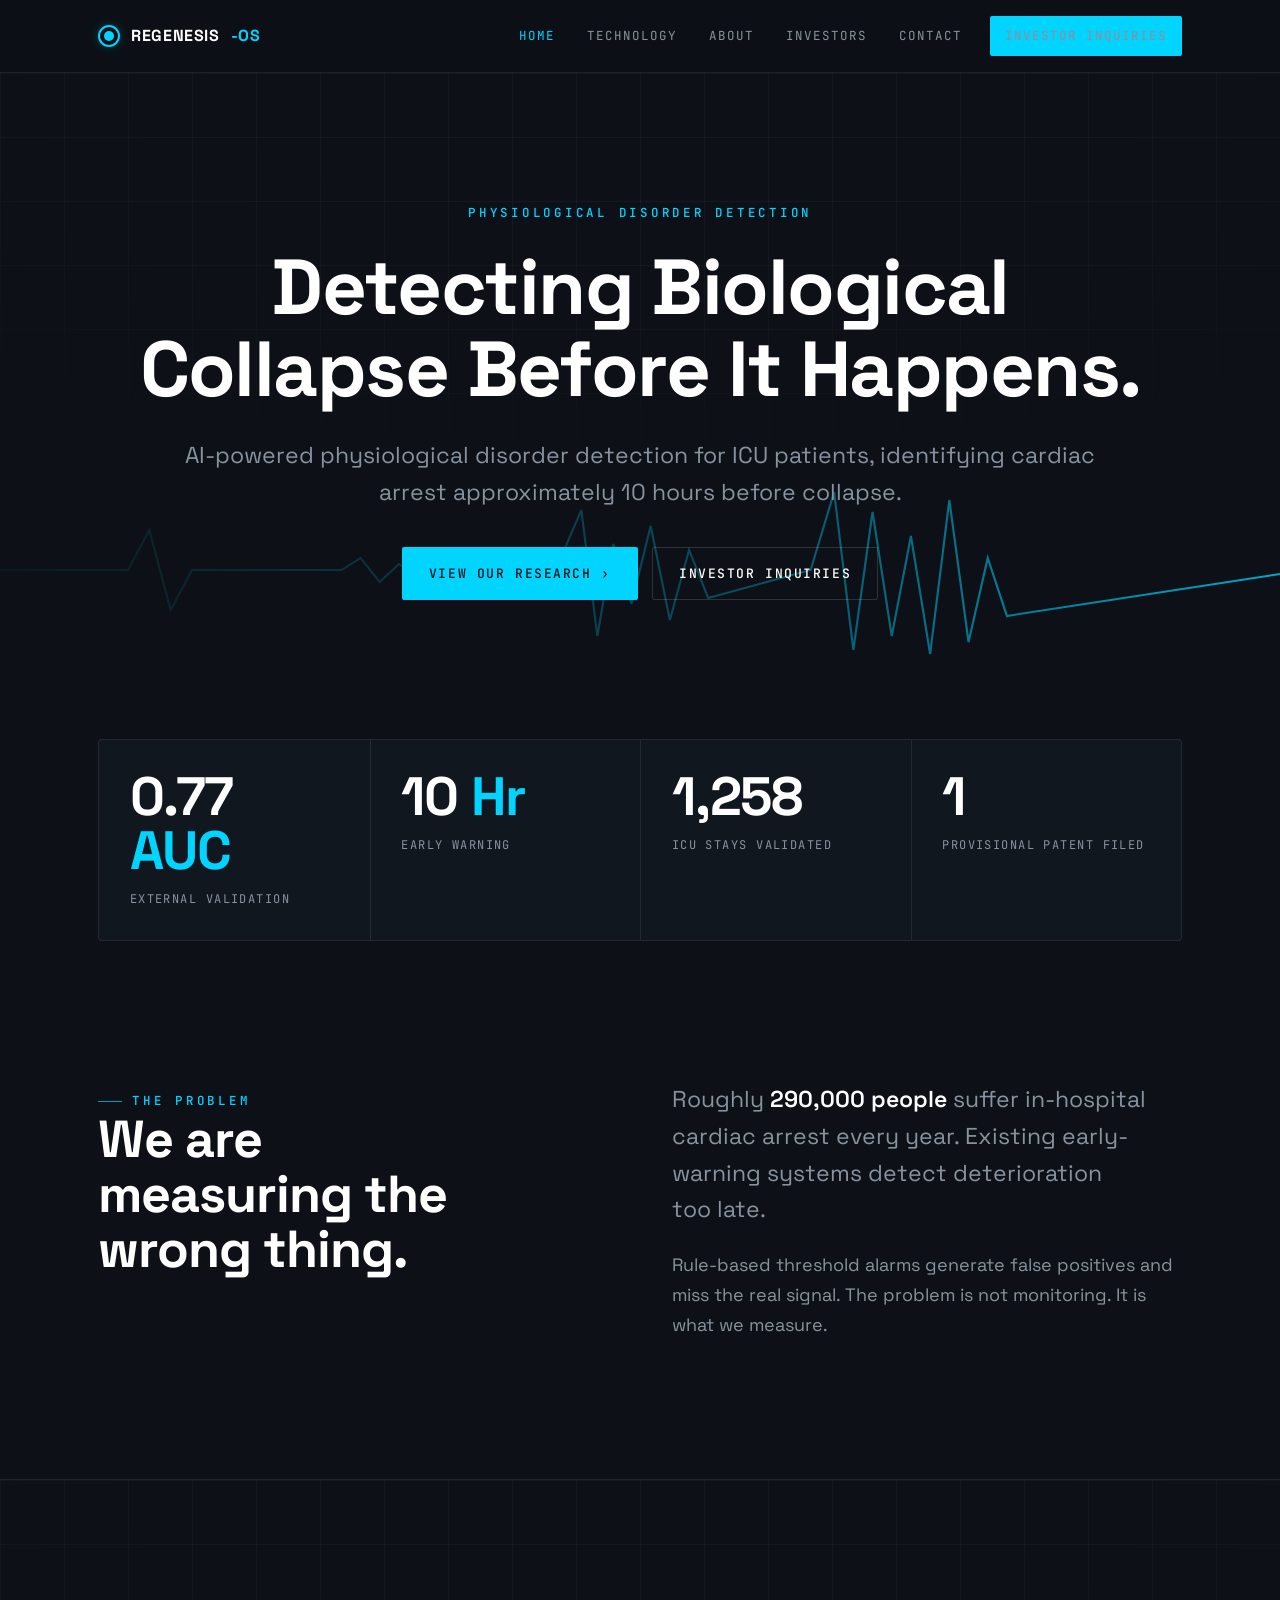
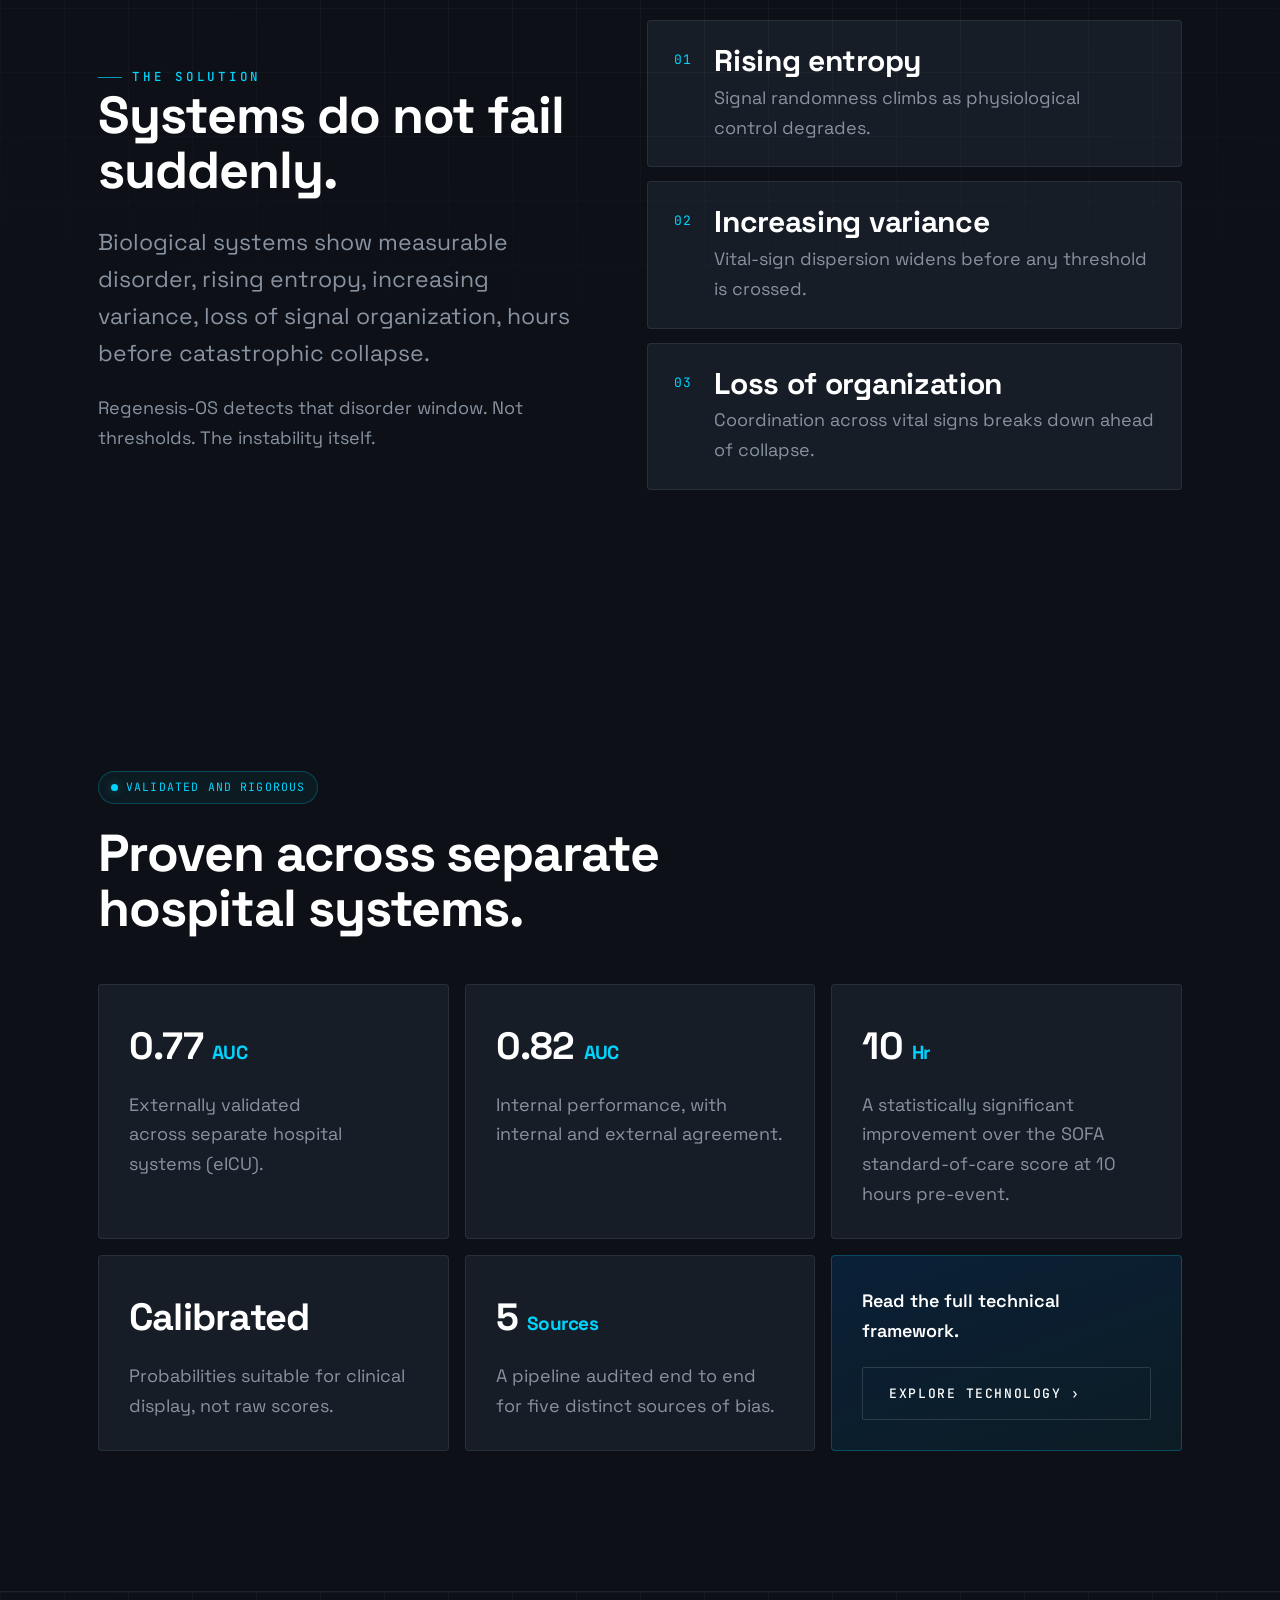
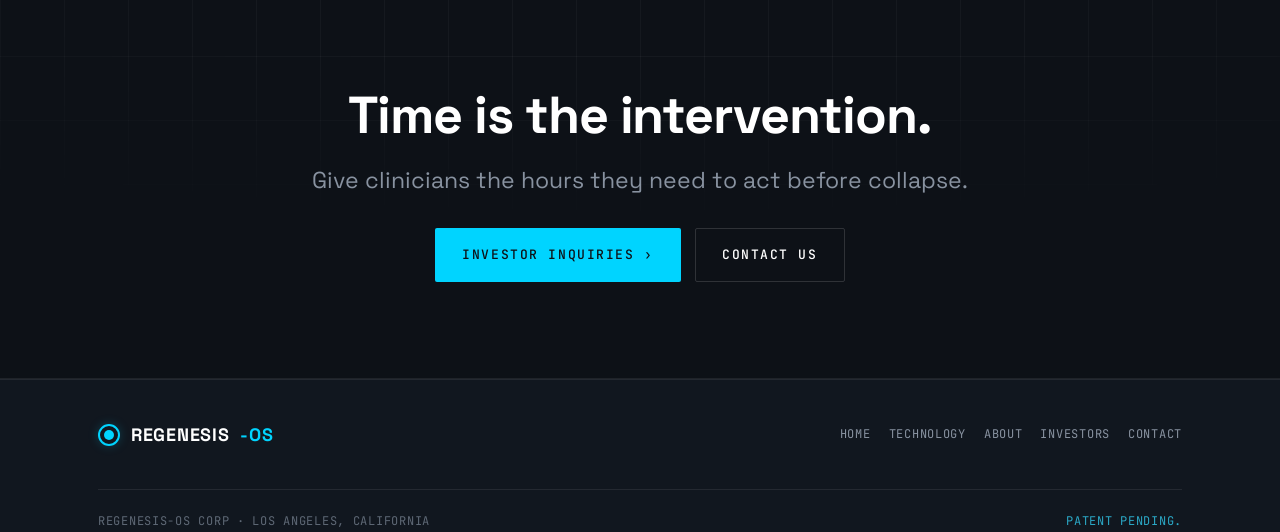
<file: index.html>
<!DOCTYPE html>
<html lang="en">
<head>
<meta charset="UTF-8" />
<meta name="viewport" content="width=device-width, initial-scale=1.0" />
<title>Regenesis-OS · Detecting Biological Collapse Before It Happens</title>
<meta name="description" content="AI-powered physiological disorder detection for ICU patients, identifying cardiac arrest approximately 10 hours before collapse." />
<link rel="preconnect" href="https://fonts.googleapis.com" />
<link rel="preconnect" href="https://fonts.gstatic.com" crossorigin />
<link href="https://fonts.googleapis.com/css2?family=Space+Grotesk:wght@400;500;600;700&family=JetBrains+Mono:wght@400;500&display=swap" rel="stylesheet" />
<style id="__shared-css">
/* ===========================================================
   Regenesis-OS Corp  ·  Shared design system
   Dark / technical / premium  ·  SpaceX-meets-medical-AI
   =========================================================== */

:root {
  --bg:            #0D1117;
  --bg-2:          #11171F;   /* elevated surface */
  --bg-3:          #161D26;   /* cards */
  --cyan:          #00D4FF;
  --cyan-dim:      #2BA9C7;
  --blue:          #0066CC;
  --white:         #FFFFFF;
  --grey:          #8892A0;
  --grey-2:        #5E6875;   /* fainter */
  --border:        rgba(255,255,255,0.08);
  --border-2:      rgba(255,255,255,0.14);
  --glow:          rgba(0,212,255,0.35);

  --maxw:          1180px;
  --gutter:        clamp(20px, 5vw, 48px);

  --font-head:     'Space Grotesk', system-ui, sans-serif;
  --font-body:     'Space Grotesk', system-ui, sans-serif;
  --font-mono:     'JetBrains Mono', ui-monospace, monospace;
}

* { box-sizing: border-box; }

html { scroll-behavior: smooth; }

body {
  margin: 0;
  background: var(--bg);
  color: var(--white);
  font-family: var(--font-body);
  font-size: 18px;
  line-height: 1.65;
  -webkit-font-smoothing: antialiased;
  text-rendering: optimizeLegibility;
  overflow-x: hidden;
}

a { color: inherit; text-decoration: none; }

img { display: block; max-width: 100%; }

::selection { background: var(--cyan); color: var(--bg); }

/* ----------------------------------------------------------- layout */
.container {
  width: 100%;
  max-width: var(--maxw);
  margin-inline: auto;
  padding-inline: var(--gutter);
}

.section { padding-block: clamp(72px, 11vw, 140px); }
.section--tight { padding-block: clamp(56px, 8vw, 96px); }

.divider { height: 1px; background: var(--border); border: 0; margin: 0; }

/* ----------------------------------------------------------- type */
h1, h2, h3, h4 {
  font-family: var(--font-head);
  font-weight: 800;
  line-height: 1.06;
  letter-spacing: -0.02em;
  margin: 0;
  text-wrap: balance;
}

.h-hero  { font-size: clamp(40px, 6.4vw, 78px); }
.h-sect  { font-size: clamp(30px, 4.4vw, 52px); font-weight: 700; }
.h-sub   { font-size: clamp(22px, 2.6vw, 30px); font-weight: 700; letter-spacing: -0.01em; }

p { margin: 0; }
.lead {
  font-size: clamp(18px, 2.1vw, 23px);
  color: var(--grey);
  line-height: 1.6;
  max-width: 62ch;
  text-wrap: pretty;
}
.body { color: var(--grey); max-width: 64ch; text-wrap: pretty; }
.body strong, .lead strong { color: var(--white); font-weight: 600; }
.cyan { color: var(--cyan); }

/* eyebrow / kicker label */
.eyebrow {
  display: inline-flex;
  align-items: center;
  gap: 10px;
  font-family: var(--font-mono);
  font-size: 12.5px;
  font-weight: 500;
  letter-spacing: 0.22em;
  text-transform: uppercase;
  color: var(--cyan);
  margin: 0;
}
.eyebrow::before {
  content: "";
  width: 24px;
  height: 1px;
  background: var(--cyan);
  opacity: 0.7;
}
.eyebrow--center::before { display: none; }

/* ----------------------------------------------------------- buttons */
.btn {
  display: inline-flex;
  align-items: center;
  gap: 10px;
  font-family: var(--font-mono);
  font-size: 13px;
  font-weight: 500;
  letter-spacing: 0.12em;
  text-transform: uppercase;
  padding: 15px 26px;
  border-radius: 2px;
  border: 1px solid transparent;
  cursor: pointer;
  transition: transform .18s ease, background .18s ease, border-color .18s ease, box-shadow .18s ease, color .18s ease;
  white-space: nowrap;
}
.btn .arr { transition: transform .18s ease; }
.btn:hover .arr { transform: translateX(4px); }

.btn--primary {
  background: var(--cyan);
  color: var(--bg);
  box-shadow: 0 0 0 0 var(--glow);
}
.btn--primary:hover {
  box-shadow: 0 8px 30px -8px var(--glow);
  transform: translateY(-1px);
}
.btn--ghost {
  background: transparent;
  color: var(--white);
  border-color: var(--border-2);
}
.btn--ghost:hover { border-color: var(--cyan); color: var(--cyan); }

.btn-row { display: flex; flex-wrap: wrap; gap: 14px; }

/* ----------------------------------------------------------- nav */
.nav {
  position: sticky;
  top: 0;
  z-index: 50;
  background: rgba(13,17,23,0.72);
  backdrop-filter: blur(14px);
  -webkit-backdrop-filter: blur(14px);
  border-bottom: 1px solid var(--border);
}
.nav__inner {
  display: flex;
  align-items: center;
  justify-content: space-between;
  height: 72px;
}
.brand {
  display: flex;
  align-items: center;
  gap: 11px;
  font-family: var(--font-head);
  font-weight: 800;
  font-size: 16px;
  letter-spacing: 0.04em;
  white-space: nowrap;
}
.brand__mark {
  width: 22px; height: 22px;
  border-radius: 50%;
  border: 2px solid var(--cyan);
  position: relative;
  box-shadow: 0 0 12px -2px var(--glow);
  flex: none;
}
.brand__mark::after {
  content: "";
  position: absolute; inset: 4px;
  border-radius: 50%;
  background: var(--cyan);
}
.brand b { color: var(--cyan); font-weight: 800; }

.nav__links { display: flex; align-items: center; gap: 4px; }
.nav__links a {
  font-family: var(--font-mono);
  font-size: 12.5px;
  letter-spacing: 0.08em;
  text-transform: uppercase;
  color: var(--grey);
  padding: 9px 14px;
  border-radius: 2px;
  transition: color .15s ease, background .15s ease;
}
.nav__links a:hover { color: var(--white); }
.nav__links a.is-active { color: var(--cyan); }
.nav__cta { margin-left: 10px; }

.nav__toggle { display: none; }

@media (max-width: 860px) {
  .nav__links { display: none; }
  .nav__inner { height: 64px; }
}

/* ----------------------------------------------------------- footer */
.footer {
  border-top: 1px solid var(--border);
  background: var(--bg-2);
}
.footer__inner {
  display: flex;
  flex-wrap: wrap;
  gap: 24px 40px;
  align-items: center;
  justify-content: space-between;
  padding-block: 40px;
}
.footer__brand { display: flex; align-items: center; gap: 11px; font-family: var(--font-head); font-weight: 800; letter-spacing: 0.04em; white-space: nowrap; }
.footer__links { display: flex; flex-wrap: wrap; gap: 6px 18px; }
.footer__links a {
  font-family: var(--font-mono);
  font-size: 12px;
  letter-spacing: 0.06em;
  text-transform: uppercase;
  color: var(--grey);
  transition: color .15s ease;
}
.footer__links a:hover { color: var(--cyan); }
.footer__meta {
  width: 100%;
  display: flex;
  flex-wrap: wrap;
  gap: 8px 18px;
  justify-content: space-between;
  padding-top: 22px;
  border-top: 1px solid var(--border);
  font-family: var(--font-mono);
  font-size: 12px;
  letter-spacing: 0.06em;
  color: var(--grey-2);
  text-transform: uppercase;
}
.footer__patent { color: var(--cyan-dim); }

/* ----------------------------------------------------------- grid bg helper */
.gridbg { position: relative; }
.gridbg::before {
  content: "";
  position: absolute; inset: 0;
  background-image:
    linear-gradient(to right, rgba(255,255,255,0.035) 1px, transparent 1px),
    linear-gradient(to bottom, rgba(255,255,255,0.035) 1px, transparent 1px);
  background-size: 64px 64px;
  -webkit-mask-image: radial-gradient(120% 80% at 50% 0%, #000 25%, transparent 80%);
          mask-image: radial-gradient(120% 80% at 50% 0%, #000 25%, transparent 80%);
  pointer-events: none;
}

/* ----------------------------------------------------------- cards */
.card {
  background: var(--bg-3);
  border: 1px solid var(--border);
  border-radius: 4px;
  padding: 30px;
  transition: border-color .2s ease, transform .2s ease;
}
.card:hover { border-color: var(--border-2); }

/* ----------------------------------------------------------- stat */
.statbar {
  display: grid;
  grid-template-columns: repeat(4, 1fr);
  border: 1px solid var(--border);
  border-radius: 4px;
  background: var(--bg-2);
  overflow: hidden;
}
.stat {
  padding: 30px clamp(18px,2.4vw,34px);
  border-left: 1px solid var(--border);
}
.stat:first-child { border-left: 0; }
.stat__num {
  font-family: var(--font-head);
  font-weight: 800;
  font-size: clamp(34px, 4.6vw, 54px);
  line-height: 1;
  letter-spacing: -0.02em;
}
.stat__num span { color: var(--cyan); }
.stat__label {
  margin-top: 12px;
  font-family: var(--font-mono);
  font-size: 12px;
  letter-spacing: 0.12em;
  text-transform: uppercase;
  color: var(--grey);
}
@media (max-width: 820px) {
  .statbar { grid-template-columns: repeat(2, 1fr); }
  .stat:nth-child(3) { border-left: 0; }
  .stat:nth-child(3), .stat:nth-child(4) { border-top: 1px solid var(--border); }
}
@media (max-width: 460px) {
  .statbar { grid-template-columns: 1fr; }
  .stat { border-left: 0; border-top: 1px solid var(--border); }
  .stat:first-child { border-top: 0; }
}

/* ----------------------------------------------------------- misc utilities */
.tag {
  display: inline-flex;
  align-items: center;
  gap: 8px;
  font-family: var(--font-mono);
  font-size: 11.5px;
  letter-spacing: 0.1em;
  text-transform: uppercase;
  color: var(--cyan);
  padding: 6px 12px;
  border: 1px solid rgba(0,212,255,0.25);
  border-radius: 100px;
  background: rgba(0,212,255,0.05);
}
.dot { width: 7px; height: 7px; border-radius: 50%; background: var(--cyan); box-shadow: 0 0 8px 0 var(--glow); flex: none; }

.fade-up { opacity: 0; transform: translateY(18px); transition: opacity .7s ease, transform .7s ease; }
.fade-up.in { opacity: 1; transform: none; }
@media (prefers-reduced-motion: reduce) {
  .fade-up { opacity: 1; transform: none; transition: none; }
  html { scroll-behavior: auto; }
}

</style>
</head>
<body>

<!-- ===================== NAV ===================== -->
<header class="nav">
  <div class="container nav__inner">
    <a class="brand" href="index.html" aria-label="Regenesis-OS home">
      <span class="brand__mark"></span>
      REGENESIS<b>-OS</b>
    </a>
    <nav class="nav__links" aria-label="Primary">
      <a href="index.html" class="is-active">Home</a>
      <a href="technology.html">Technology</a>
      <a href="about.html">About</a>
      <a href="investors.html">Investors</a>
      <a href="contact.html">Contact</a>
      <a class="btn btn--primary nav__cta" href="investors.html">Investor Inquiries</a>
    </nav>
  </div>
</header>

<!-- ===================== HERO ===================== -->
<section class="hero gridbg" data-screen-label="Home / Hero">
  <div class="hero__trace" aria-hidden="true">
    <svg viewBox="0 0 1200 260" preserveAspectRatio="none" width="100%" height="100%">
      <path d="M0,130 L120,130 L140,90 L160,170 L180,130 L320,130 L338,118 L356,142 L374,124 L392,136 L520,132
               L545,70 L560,196 L575,104 L592,164 L610,86 L628,180 L646,110 L664,158 L760,130
               L782,52 L800,210 L818,72 L836,196 L854,96 L872,214 L890,60 L908,202 L926,118 L944,176 L1200,134"
            fill="none" stroke="url(#g)" stroke-width="2" />
      <defs>
        <linearGradient id="g" x1="0" y1="0" x2="1200" y2="0" gradientUnits="userSpaceOnUse">
          <stop offset="0" stop-color="#00D4FF" stop-opacity="0.05" />
          <stop offset="0.55" stop-color="#00D4FF" stop-opacity="0.32" />
          <stop offset="1" stop-color="#00D4FF" stop-opacity="0.85" />
        </linearGradient>
      </defs>
    </svg>
  </div>

  <div class="container hero__inner">
    <p class="eyebrow eyebrow--center">Physiological Disorder Detection</p>
    <h1 class="h-hero hero__title">Detecting Biological<br />Collapse Before It Happens.</h1>
    <p class="lead hero__lead">AI-powered physiological disorder detection for ICU patients, identifying cardiac arrest approximately 10 hours before collapse.</p>
    <div class="btn-row hero__cta">
      <a class="btn btn--primary" href="technology.html">View Our Research <span class="arr">&rsaquo;</span></a>
      <a class="btn btn--ghost" href="investors.html">Investor Inquiries</a>
    </div>
  </div>
</section>

<!-- ===================== STATS ===================== -->
<section class="container" style="margin-top: clamp(-40px,-4vw,-64px); position: relative; z-index: 5;">
  <div class="statbar fade-up" data-screen-label="Home / Stats">
    <div class="stat">
      <div class="stat__num">0.77 <span>AUC</span></div>
      <div class="stat__label">External Validation</div>
    </div>
    <div class="stat">
      <div class="stat__num">10 <span>Hr</span></div>
      <div class="stat__label">Early Warning</div>
    </div>
    <div class="stat">
      <div class="stat__num">1,258</div>
      <div class="stat__label">ICU Stays Validated</div>
    </div>
    <div class="stat">
      <div class="stat__num">1</div>
      <div class="stat__label">Provisional Patent Filed</div>
    </div>
  </div>
</section>

<!-- ===================== PROBLEM ===================== -->
<section class="section" data-screen-label="Home / Problem">
  <div class="container problem">
    <div class="problem__head fade-up">
      <p class="eyebrow">The Problem</p>
      <h2 class="h-sect">We are measuring the<br />wrong thing.</h2>
    </div>
    <div class="problem__body fade-up">
      <p class="lead">Roughly <strong>290,000 people</strong> suffer in-hospital cardiac arrest every year. Existing early-warning systems detect deterioration too late.</p>
      <p class="body" style="margin-top:22px;">Rule-based threshold alarms generate false positives and miss the real signal. The problem is not monitoring. It is what we measure.</p>
    </div>
  </div>
</section>

<hr class="divider" />

<!-- ===================== SOLUTION ===================== -->
<section class="section gridbg" data-screen-label="Home / Solution">
  <div class="container solution">
    <div class="solution__copy fade-up">
      <p class="eyebrow">The Solution</p>
      <h2 class="h-sect">Systems do not fail<br />suddenly.</h2>
      <p class="lead" style="margin-top:26px;">Biological systems show measurable disorder, rising entropy, increasing variance, loss of signal organization, hours before catastrophic collapse.</p>
      <p class="body" style="margin-top:22px;">Regenesis-OS detects that disorder window. Not thresholds. The instability itself.</p>
    </div>
    <ul class="solution__list fade-up">
      <li class="card sol-item">
        <span class="sol-item__k">01</span>
        <div>
          <h3 class="h-sub">Rising entropy</h3>
          <p class="body">Signal randomness climbs as physiological control degrades.</p>
        </div>
      </li>
      <li class="card sol-item">
        <span class="sol-item__k">02</span>
        <div>
          <h3 class="h-sub">Increasing variance</h3>
          <p class="body">Vital-sign dispersion widens before any threshold is crossed.</p>
        </div>
      </li>
      <li class="card sol-item">
        <span class="sol-item__k">03</span>
        <div>
          <h3 class="h-sub">Loss of organization</h3>
          <p class="body">Coordination across vital signs breaks down ahead of collapse.</p>
        </div>
      </li>
    </ul>
  </div>
</section>

<!-- ===================== VALIDATED BAND ===================== -->
<section class="section validated" data-screen-label="Home / Validated">
  <div class="container">
    <div class="validated__head fade-up">
      <span class="tag"><span class="dot"></span> Validated and Rigorous</span>
      <h2 class="h-sect" style="margin-top:22px;">Proven across separate<br />hospital systems.</h2>
    </div>
    <div class="proof-grid">
      <div class="card proof fade-up">
        <p class="proof__stat">0.77 <span>AUC</span></p>
        <p class="body">Externally validated across separate hospital systems (eICU).</p>
      </div>
      <div class="card proof fade-up">
        <p class="proof__stat">0.82 <span>AUC</span></p>
        <p class="body">Internal performance, with internal and external agreement.</p>
      </div>
      <div class="card proof fade-up">
        <p class="proof__stat">10 <span>Hr</span></p>
        <p class="body">A statistically significant improvement over the SOFA standard-of-care score at 10 hours pre-event.</p>
      </div>
      <div class="card proof fade-up">
        <p class="proof__stat">Calibrated</p>
        <p class="body">Probabilities suitable for clinical display, not raw scores.</p>
      </div>
      <div class="card proof fade-up">
        <p class="proof__stat">5 <span>Sources</span></p>
        <p class="body">A pipeline audited end to end for five distinct sources of bias.</p>
      </div>
      <div class="card proof proof--cta fade-up">
        <p class="body" style="color:var(--white);font-weight:600;">Read the full technical framework.</p>
        <a class="btn btn--ghost" href="technology.html" style="margin-top:auto;">Explore Technology <span class="arr">&rsaquo;</span></a>
      </div>
    </div>
  </div>
</section>

<!-- ===================== CTA ===================== -->
<section class="section--tight cta-band gridbg" data-screen-label="Home / CTA">
  <div class="container cta-band__inner">
    <h2 class="h-sect">Time is the intervention.</h2>
    <p class="lead" style="margin-top:18px;">Give clinicians the hours they need to act before collapse.</p>
    <div class="btn-row" style="margin-top:30px;justify-content:center;">
      <a class="btn btn--primary" href="investors.html">Investor Inquiries <span class="arr">&rsaquo;</span></a>
      <a class="btn btn--ghost" href="contact.html">Contact Us</a>
    </div>
  </div>
</section>

<!-- ===================== FOOTER ===================== -->
<footer class="footer">
  <div class="container">
    <div class="footer__inner">
      <a class="footer__brand" href="index.html"><span class="brand__mark"></span> REGENESIS<span class="cyan" style="font-weight:800;">-OS</span></a>
      <nav class="footer__links" aria-label="Footer">
        <a href="index.html">Home</a>
        <a href="technology.html">Technology</a>
        <a href="about.html">About</a>
        <a href="investors.html">Investors</a>
        <a href="contact.html">Contact</a>
      </nav>
    </div>
    <div class="footer__meta">
      <span>Regenesis-OS Corp · Los Angeles, California</span>
      <span class="footer__patent">Patent pending.</span>
    </div>
  </div>
</footer>

<style>
/* ---- Home-specific ---- */
.hero { position: relative; padding-top: clamp(70px,11vw,130px); padding-bottom: clamp(110px,14vw,180px); overflow: hidden; }
.hero__trace { position: absolute; left: 0; right: 0; top: 52%; height: 260px; opacity: 0.9; pointer-events: none; }
.hero__inner { position: relative; text-align: center; display: flex; flex-direction: column; align-items: center; }
.hero__title { margin-top: 22px; }
.hero__lead { margin: 26px auto 0; }
.hero__cta { margin-top: 36px; justify-content: center; }

.problem { display: grid; grid-template-columns: 1fr 1fr; gap: clamp(28px,5vw,72px); align-items: start; }
.problem__head { position: sticky; top: 100px; }
@media (max-width: 820px){ .problem { grid-template-columns: 1fr; } .problem__head { position: static; } }

.solution { display: grid; grid-template-columns: 0.95fr 1.05fr; gap: clamp(32px,5vw,72px); align-items: center; }
.solution__list { list-style: none; margin: 0; padding: 0; display: flex; flex-direction: column; gap: 14px; }
.sol-item { display: flex; gap: 22px; align-items: flex-start; padding: 24px 26px; }
.sol-item__k { font-family: var(--font-mono); font-size: 13px; color: var(--cyan); padding-top: 4px; letter-spacing: 0.1em; }
.sol-item .h-sub { margin-bottom: 6px; }
@media (max-width: 820px){ .solution { grid-template-columns: 1fr; } }

.validated__head { max-width: 640px; }
.proof-grid { margin-top: 48px; display: grid; grid-template-columns: repeat(3,1fr); gap: 16px; }
.proof { display: flex; flex-direction: column; gap: 12px; min-height: 180px; }
.proof__stat { font-family: var(--font-head); font-weight: 800; font-size: clamp(28px,3.2vw,38px); letter-spacing: -0.02em; }
.proof__stat span { color: var(--cyan); font-size: 0.5em; }
.proof--cta { background: linear-gradient(160deg, rgba(0,102,204,0.18), rgba(0,212,255,0.06)); border-color: rgba(0,212,255,0.25); }
@media (max-width: 900px){ .proof-grid { grid-template-columns: repeat(2,1fr); } }
@media (max-width: 560px){ .proof-grid { grid-template-columns: 1fr; } }

.cta-band__inner { text-align: center; display: flex; flex-direction: column; align-items: center; }
.cta-band { border-top: 1px solid var(--border); border-bottom: 1px solid var(--border); }
</style>

<script>
/* Scroll reveal (shared) */
(function () {
  function reveal() {
    var els = document.querySelectorAll('.fade-up');
    if (!('IntersectionObserver' in window)) {
      els.forEach(function (e) { e.classList.add('in'); });
      return;
    }
    var io = new IntersectionObserver(function (entries) {
      entries.forEach(function (en) {
        if (en.isIntersecting) { en.target.classList.add('in'); io.unobserve(en.target); }
      });
    }, { threshold: 0.12, rootMargin: '0px 0px -8% 0px' });
    els.forEach(function (e) { io.observe(e); });
  }
  if (document.readyState !== 'loading') reveal();
  else document.addEventListener('DOMContentLoaded', reveal);
})();

</script>
</body>
</html>
</file>
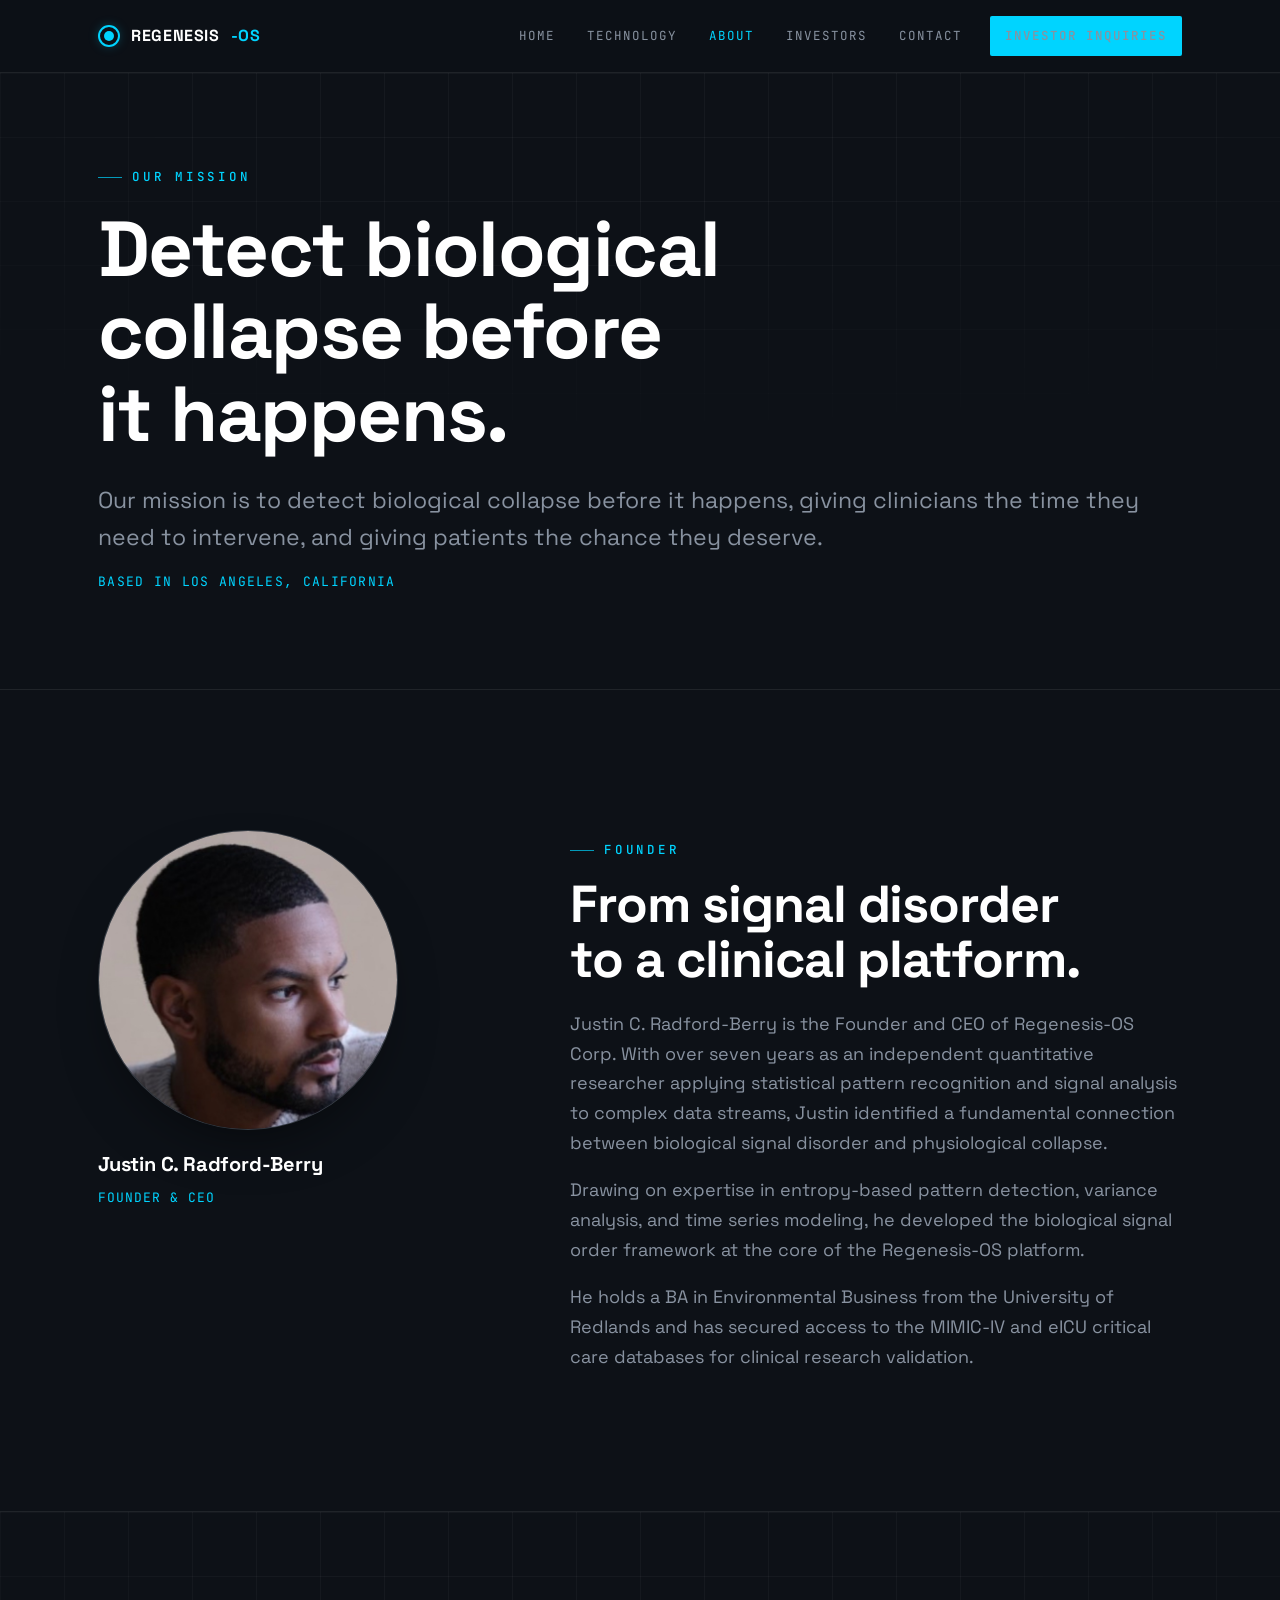
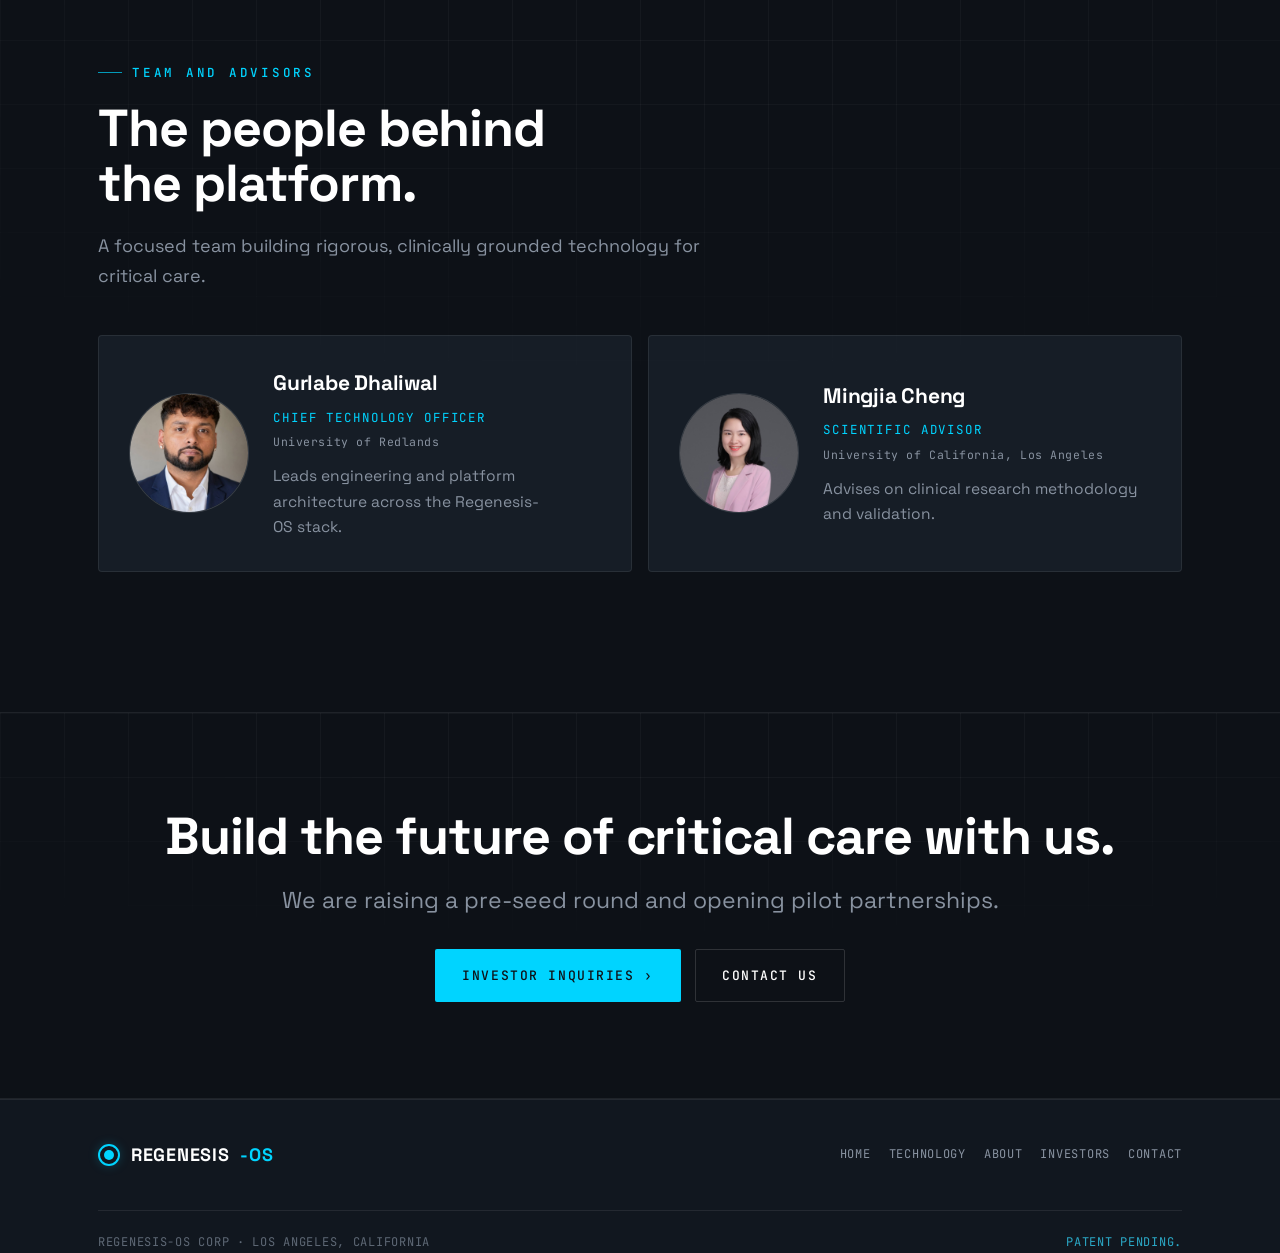
<file: about.html>
<!DOCTYPE html>
<html lang="en">
<head>
<meta charset="UTF-8" />
<meta name="viewport" content="width=device-width, initial-scale=1.0" />
<title>Regenesis-OS · About</title>
<meta name="description" content="Our mission is to detect biological collapse before it happens. Regenesis-OS is based in Los Angeles, California." />
<link rel="preconnect" href="https://fonts.googleapis.com" />
<link rel="preconnect" href="https://fonts.gstatic.com" crossorigin />
<link href="https://fonts.googleapis.com/css2?family=Space+Grotesk:wght@400;500;600;700&family=JetBrains+Mono:wght@400;500&display=swap" rel="stylesheet" />
<style id="__shared-css">
/* ===========================================================
   Regenesis-OS Corp  ·  Shared design system
   Dark / technical / premium  ·  SpaceX-meets-medical-AI
   =========================================================== */

:root {
  --bg:            #0D1117;
  --bg-2:          #11171F;   /* elevated surface */
  --bg-3:          #161D26;   /* cards */
  --cyan:          #00D4FF;
  --cyan-dim:      #2BA9C7;
  --blue:          #0066CC;
  --white:         #FFFFFF;
  --grey:          #8892A0;
  --grey-2:        #5E6875;   /* fainter */
  --border:        rgba(255,255,255,0.08);
  --border-2:      rgba(255,255,255,0.14);
  --glow:          rgba(0,212,255,0.35);

  --maxw:          1180px;
  --gutter:        clamp(20px, 5vw, 48px);

  --font-head:     'Space Grotesk', system-ui, sans-serif;
  --font-body:     'Space Grotesk', system-ui, sans-serif;
  --font-mono:     'JetBrains Mono', ui-monospace, monospace;
}

* { box-sizing: border-box; }

html { scroll-behavior: smooth; }

body {
  margin: 0;
  background: var(--bg);
  color: var(--white);
  font-family: var(--font-body);
  font-size: 18px;
  line-height: 1.65;
  -webkit-font-smoothing: antialiased;
  text-rendering: optimizeLegibility;
  overflow-x: hidden;
}

a { color: inherit; text-decoration: none; }

img { display: block; max-width: 100%; }

::selection { background: var(--cyan); color: var(--bg); }

/* ----------------------------------------------------------- layout */
.container {
  width: 100%;
  max-width: var(--maxw);
  margin-inline: auto;
  padding-inline: var(--gutter);
}

.section { padding-block: clamp(72px, 11vw, 140px); }
.section--tight { padding-block: clamp(56px, 8vw, 96px); }

.divider { height: 1px; background: var(--border); border: 0; margin: 0; }

/* ----------------------------------------------------------- type */
h1, h2, h3, h4 {
  font-family: var(--font-head);
  font-weight: 800;
  line-height: 1.06;
  letter-spacing: -0.02em;
  margin: 0;
  text-wrap: balance;
}

.h-hero  { font-size: clamp(40px, 6.4vw, 78px); }
.h-sect  { font-size: clamp(30px, 4.4vw, 52px); font-weight: 700; }
.h-sub   { font-size: clamp(22px, 2.6vw, 30px); font-weight: 700; letter-spacing: -0.01em; }

p { margin: 0; }
.lead {
  font-size: clamp(18px, 2.1vw, 23px);
  color: var(--grey);
  line-height: 1.6;
  max-width: 62ch;
  text-wrap: pretty;
}
.body { color: var(--grey); max-width: 64ch; text-wrap: pretty; }
.body strong, .lead strong { color: var(--white); font-weight: 600; }
.cyan { color: var(--cyan); }

/* eyebrow / kicker label */
.eyebrow {
  display: inline-flex;
  align-items: center;
  gap: 10px;
  font-family: var(--font-mono);
  font-size: 12.5px;
  font-weight: 500;
  letter-spacing: 0.22em;
  text-transform: uppercase;
  color: var(--cyan);
  margin: 0;
}
.eyebrow::before {
  content: "";
  width: 24px;
  height: 1px;
  background: var(--cyan);
  opacity: 0.7;
}
.eyebrow--center::before { display: none; }

/* ----------------------------------------------------------- buttons */
.btn {
  display: inline-flex;
  align-items: center;
  gap: 10px;
  font-family: var(--font-mono);
  font-size: 13px;
  font-weight: 500;
  letter-spacing: 0.12em;
  text-transform: uppercase;
  padding: 15px 26px;
  border-radius: 2px;
  border: 1px solid transparent;
  cursor: pointer;
  transition: transform .18s ease, background .18s ease, border-color .18s ease, box-shadow .18s ease, color .18s ease;
  white-space: nowrap;
}
.btn .arr { transition: transform .18s ease; }
.btn:hover .arr { transform: translateX(4px); }

.btn--primary {
  background: var(--cyan);
  color: var(--bg);
  box-shadow: 0 0 0 0 var(--glow);
}
.btn--primary:hover {
  box-shadow: 0 8px 30px -8px var(--glow);
  transform: translateY(-1px);
}
.btn--ghost {
  background: transparent;
  color: var(--white);
  border-color: var(--border-2);
}
.btn--ghost:hover { border-color: var(--cyan); color: var(--cyan); }

.btn-row { display: flex; flex-wrap: wrap; gap: 14px; }

/* ----------------------------------------------------------- nav */
.nav {
  position: sticky;
  top: 0;
  z-index: 50;
  background: rgba(13,17,23,0.72);
  backdrop-filter: blur(14px);
  -webkit-backdrop-filter: blur(14px);
  border-bottom: 1px solid var(--border);
}
.nav__inner {
  display: flex;
  align-items: center;
  justify-content: space-between;
  height: 72px;
}
.brand {
  display: flex;
  align-items: center;
  gap: 11px;
  font-family: var(--font-head);
  font-weight: 800;
  font-size: 16px;
  letter-spacing: 0.04em;
  white-space: nowrap;
}
.brand__mark {
  width: 22px; height: 22px;
  border-radius: 50%;
  border: 2px solid var(--cyan);
  position: relative;
  box-shadow: 0 0 12px -2px var(--glow);
  flex: none;
}
.brand__mark::after {
  content: "";
  position: absolute; inset: 4px;
  border-radius: 50%;
  background: var(--cyan);
}
.brand b { color: var(--cyan); font-weight: 800; }

.nav__links { display: flex; align-items: center; gap: 4px; }
.nav__links a {
  font-family: var(--font-mono);
  font-size: 12.5px;
  letter-spacing: 0.08em;
  text-transform: uppercase;
  color: var(--grey);
  padding: 9px 14px;
  border-radius: 2px;
  transition: color .15s ease, background .15s ease;
}
.nav__links a:hover { color: var(--white); }
.nav__links a.is-active { color: var(--cyan); }
.nav__cta { margin-left: 10px; }

.nav__toggle { display: none; }

@media (max-width: 860px) {
  .nav__links { display: none; }
  .nav__inner { height: 64px; }
}

/* ----------------------------------------------------------- footer */
.footer {
  border-top: 1px solid var(--border);
  background: var(--bg-2);
}
.footer__inner {
  display: flex;
  flex-wrap: wrap;
  gap: 24px 40px;
  align-items: center;
  justify-content: space-between;
  padding-block: 40px;
}
.footer__brand { display: flex; align-items: center; gap: 11px; font-family: var(--font-head); font-weight: 800; letter-spacing: 0.04em; white-space: nowrap; }
.footer__links { display: flex; flex-wrap: wrap; gap: 6px 18px; }
.footer__links a {
  font-family: var(--font-mono);
  font-size: 12px;
  letter-spacing: 0.06em;
  text-transform: uppercase;
  color: var(--grey);
  transition: color .15s ease;
}
.footer__links a:hover { color: var(--cyan); }
.footer__meta {
  width: 100%;
  display: flex;
  flex-wrap: wrap;
  gap: 8px 18px;
  justify-content: space-between;
  padding-top: 22px;
  border-top: 1px solid var(--border);
  font-family: var(--font-mono);
  font-size: 12px;
  letter-spacing: 0.06em;
  color: var(--grey-2);
  text-transform: uppercase;
}
.footer__patent { color: var(--cyan-dim); }

/* ----------------------------------------------------------- grid bg helper */
.gridbg { position: relative; }
.gridbg::before {
  content: "";
  position: absolute; inset: 0;
  background-image:
    linear-gradient(to right, rgba(255,255,255,0.035) 1px, transparent 1px),
    linear-gradient(to bottom, rgba(255,255,255,0.035) 1px, transparent 1px);
  background-size: 64px 64px;
  -webkit-mask-image: radial-gradient(120% 80% at 50% 0%, #000 25%, transparent 80%);
          mask-image: radial-gradient(120% 80% at 50% 0%, #000 25%, transparent 80%);
  pointer-events: none;
}

/* ----------------------------------------------------------- cards */
.card {
  background: var(--bg-3);
  border: 1px solid var(--border);
  border-radius: 4px;
  padding: 30px;
  transition: border-color .2s ease, transform .2s ease;
}
.card:hover { border-color: var(--border-2); }

/* ----------------------------------------------------------- stat */
.statbar {
  display: grid;
  grid-template-columns: repeat(4, 1fr);
  border: 1px solid var(--border);
  border-radius: 4px;
  background: var(--bg-2);
  overflow: hidden;
}
.stat {
  padding: 30px clamp(18px,2.4vw,34px);
  border-left: 1px solid var(--border);
}
.stat:first-child { border-left: 0; }
.stat__num {
  font-family: var(--font-head);
  font-weight: 800;
  font-size: clamp(34px, 4.6vw, 54px);
  line-height: 1;
  letter-spacing: -0.02em;
}
.stat__num span { color: var(--cyan); }
.stat__label {
  margin-top: 12px;
  font-family: var(--font-mono);
  font-size: 12px;
  letter-spacing: 0.12em;
  text-transform: uppercase;
  color: var(--grey);
}
@media (max-width: 820px) {
  .statbar { grid-template-columns: repeat(2, 1fr); }
  .stat:nth-child(3) { border-left: 0; }
  .stat:nth-child(3), .stat:nth-child(4) { border-top: 1px solid var(--border); }
}
@media (max-width: 460px) {
  .statbar { grid-template-columns: 1fr; }
  .stat { border-left: 0; border-top: 1px solid var(--border); }
  .stat:first-child { border-top: 0; }
}

/* ----------------------------------------------------------- misc utilities */
.tag {
  display: inline-flex;
  align-items: center;
  gap: 8px;
  font-family: var(--font-mono);
  font-size: 11.5px;
  letter-spacing: 0.1em;
  text-transform: uppercase;
  color: var(--cyan);
  padding: 6px 12px;
  border: 1px solid rgba(0,212,255,0.25);
  border-radius: 100px;
  background: rgba(0,212,255,0.05);
}
.dot { width: 7px; height: 7px; border-radius: 50%; background: var(--cyan); box-shadow: 0 0 8px 0 var(--glow); flex: none; }

.fade-up { opacity: 0; transform: translateY(18px); transition: opacity .7s ease, transform .7s ease; }
.fade-up.in { opacity: 1; transform: none; }
@media (prefers-reduced-motion: reduce) {
  .fade-up { opacity: 1; transform: none; transition: none; }
  html { scroll-behavior: auto; }
}

</style>
</head>
<body>

<!-- ===================== NAV ===================== -->
<header class="nav">
  <div class="container nav__inner">
    <a class="brand" href="index.html" aria-label="Regenesis-OS home">
      <span class="brand__mark"></span>
      REGENESIS<b>-OS</b>
    </a>
    <nav class="nav__links" aria-label="Primary">
      <a href="index.html">Home</a>
      <a href="technology.html">Technology</a>
      <a href="about.html" class="is-active">About</a>
      <a href="investors.html">Investors</a>
      <a href="contact.html">Contact</a>
      <a class="btn btn--primary nav__cta" href="investors.html">Investor Inquiries</a>
    </nav>
  </div>
</header>

<!-- ===================== MISSION ===================== -->
<section class="section--tight pagehead gridbg" data-screen-label="About / Mission">
  <div class="container">
    <p class="eyebrow fade-up">Our Mission</p>
    <h1 class="h-hero fade-up mission__head">Detect biological collapse before it happens.</h1>
    <p class="lead fade-up" style="margin-top:26px;max-width:70ch;">Our mission is to detect biological collapse before it happens, giving clinicians the time they need to intervene, and giving patients the chance they deserve.</p>
    <p class="body fade-up" style="margin-top:16px;font-family:var(--font-mono);font-size:13px;letter-spacing:0.1em;text-transform:uppercase;color:var(--cyan);">Based in Los Angeles, California</p>
  </div>
</section>

<hr class="divider" />

<!-- ===================== FOUNDER ===================== -->
<section class="section" data-screen-label="About / Founder">
  <div class="container founder">
    <div class="founder__media fade-up">
      <div class="avatar avatar--lg">
        <img src="[data-uri]" alt="Justin C. Radford-Berry" />
      </div>
      <div class="founder__id">
        <p class="founder__name">Justin C. Radford-Berry</p>
        <p class="founder__role">Founder &amp; CEO</p>
      </div>
    </div>
    <div class="founder__bio fade-up">
      <p class="eyebrow">Founder</p>
      <h2 class="h-sect" style="margin-top:16px;">From signal disorder to a clinical platform.</h2>
      <p class="body" style="margin-top:22px;">Justin C. Radford-Berry is the Founder and CEO of Regenesis-OS Corp. With over seven years as an independent quantitative researcher applying statistical pattern recognition and signal analysis to complex data streams, Justin identified a fundamental connection between biological signal disorder and physiological collapse.</p>
      <p class="body" style="margin-top:18px;">Drawing on expertise in entropy-based pattern detection, variance analysis, and time series modeling, he developed the biological signal order framework at the core of the Regenesis-OS platform.</p>
      <p class="body" style="margin-top:18px;">He holds a BA in Environmental Business from the University of Redlands and has secured access to the MIMIC-IV and eICU critical care databases for clinical research validation.</p>
    </div>
  </div>
</section>

<hr class="divider" />

<!-- ===================== TEAM & ADVISORS ===================== -->
<section class="section gridbg" data-screen-label="About / Team and Advisors">
  <div class="container">
    <div class="fade-up" style="max-width:620px;">
      <p class="eyebrow">Team and Advisors</p>
      <h2 class="h-sect" style="margin-top:18px;">The people behind the platform.</h2>
      <p class="body" style="margin-top:20px;">A focused team building rigorous, clinically grounded technology for critical care.</p>
    </div>
    <div class="team">
      <article class="card member fade-up">
        <div class="avatar">
          <img src="[data-uri]" alt="Gurlabe Dhaliwal" />
        </div>
        <div class="member__body">
          <p class="member__name">Gurlabe Dhaliwal</p>
          <p class="member__role">Chief Technology Officer</p>
          <p class="member__edu">University of Redlands</p>
          <p class="body member__desc">Leads engineering and platform architecture across the Regenesis-OS stack.</p>
        </div>
      </article>
      <article class="card member fade-up">
        <div class="avatar">
          <img src="[data-uri]" alt="Mingjia Cheng" />
        </div>
        <div class="member__body">
          <p class="member__name">Mingjia Cheng</p>
          <p class="member__role">Scientific Advisor</p>
          <p class="member__edu">University of California, Los Angeles</p>
          <p class="body member__desc">Advises on clinical research methodology and validation.</p>
        </div>
      </article>
    </div>
  </div>
</section>

<!-- ===================== CTA ===================== -->
<section class="section--tight cta-band gridbg" data-screen-label="About / CTA">
  <div class="container cta-band__inner">
    <h2 class="h-sect">Build the future of critical care with us.</h2>
    <p class="lead" style="margin-top:18px;">We are raising a pre-seed round and opening pilot partnerships.</p>
    <div class="btn-row" style="margin-top:30px;justify-content:center;">
      <a class="btn btn--primary" href="investors.html">Investor Inquiries <span class="arr">&rsaquo;</span></a>
      <a class="btn btn--ghost" href="contact.html">Contact Us</a>
    </div>
  </div>
</section>

<!-- ===================== FOOTER ===================== -->
<footer class="footer">
  <div class="container">
    <div class="footer__inner">
      <a class="footer__brand" href="index.html"><span class="brand__mark"></span> REGENESIS<span class="cyan" style="font-weight:800;">-OS</span></a>
      <nav class="footer__links" aria-label="Footer">
        <a href="index.html">Home</a>
        <a href="technology.html">Technology</a>
        <a href="about.html">About</a>
        <a href="investors.html">Investors</a>
        <a href="contact.html">Contact</a>
      </nav>
    </div>
    <div class="footer__meta">
      <span>Regenesis-OS Corp · Los Angeles, California</span>
      <span class="footer__patent">Patent pending.</span>
    </div>
  </div>
</footer>

<style>
.pagehead { padding-top: clamp(48px,7vw,84px); }
.mission__head { max-width: 16ch; margin-top: 20px; }

.avatar {
  width: 100%;
  aspect-ratio: 1 / 1;
  border-radius: 50%;
  overflow: hidden;
  border: 1px solid var(--border-2);
  background: var(--bg-3);
}
.avatar img { width: 100%; height: 100%; object-fit: cover; display: block; }
.avatar--lg { max-width: 300px; box-shadow: 0 24px 60px -28px rgba(0,0,0,0.7); }

.founder { display: grid; grid-template-columns: 0.8fr 1.2fr; gap: clamp(32px,5vw,72px); align-items: start; }
.founder__media { position: sticky; top: 100px; }
.founder__id { margin-top: 18px; }
.founder__name { font-family: var(--font-head); font-weight: 800; font-size: 20px; letter-spacing: -0.01em; }
.founder__role { font-family: var(--font-mono); font-size: 13px; letter-spacing: 0.08em; text-transform: uppercase; color: var(--cyan); margin-top: 6px; }
@media (max-width: 860px){ .founder { grid-template-columns: 1fr; } .founder__media { position: static; max-width: 320px; } }

.team { margin-top: 44px; display: grid; grid-template-columns: repeat(2,1fr); gap: 16px; }
.member { display: grid; grid-template-columns: 120px 1fr; gap: 24px; align-items: center; }
.member__name { font-family: var(--font-head); font-weight: 800; font-size: 21px; letter-spacing: -0.01em; }
.member__role { font-family: var(--font-mono); font-size: 12.5px; letter-spacing: 0.07em; text-transform: uppercase; color: var(--cyan); margin: 7px 0 5px; }
.member__edu { font-family: var(--font-mono); font-size: 11.5px; letter-spacing: 0.05em; color: var(--grey); margin: 0 0 12px; }
.member__desc { font-size: 15.5px; }
@media (max-width: 560px){ .team { grid-template-columns: 1fr; } .member { grid-template-columns: 96px 1fr; gap: 18px; } }

.cta-band { border-top: 1px solid var(--border); border-bottom: 1px solid var(--border); }
.cta-band__inner { text-align: center; display: flex; flex-direction: column; align-items: center; }
</style>

<script id="__shared-js">
/* Scroll reveal (shared) */
(function () {
  function reveal() {
    var els = document.querySelectorAll('.fade-up');
    if (!('IntersectionObserver' in window)) {
      els.forEach(function (e) { e.classList.add('in'); });
      return;
    }
    var io = new IntersectionObserver(function (entries) {
      entries.forEach(function (en) {
        if (en.isIntersecting) { en.target.classList.add('in'); io.unobserve(en.target); }
      });
    }, { threshold: 0.12, rootMargin: '0px 0px -8% 0px' });
    els.forEach(function (e) { io.observe(e); });
  }
  if (document.readyState !== 'loading') reveal();
  else document.addEventListener('DOMContentLoaded', reveal);
})();

</script>
</body>
</html>
</file>
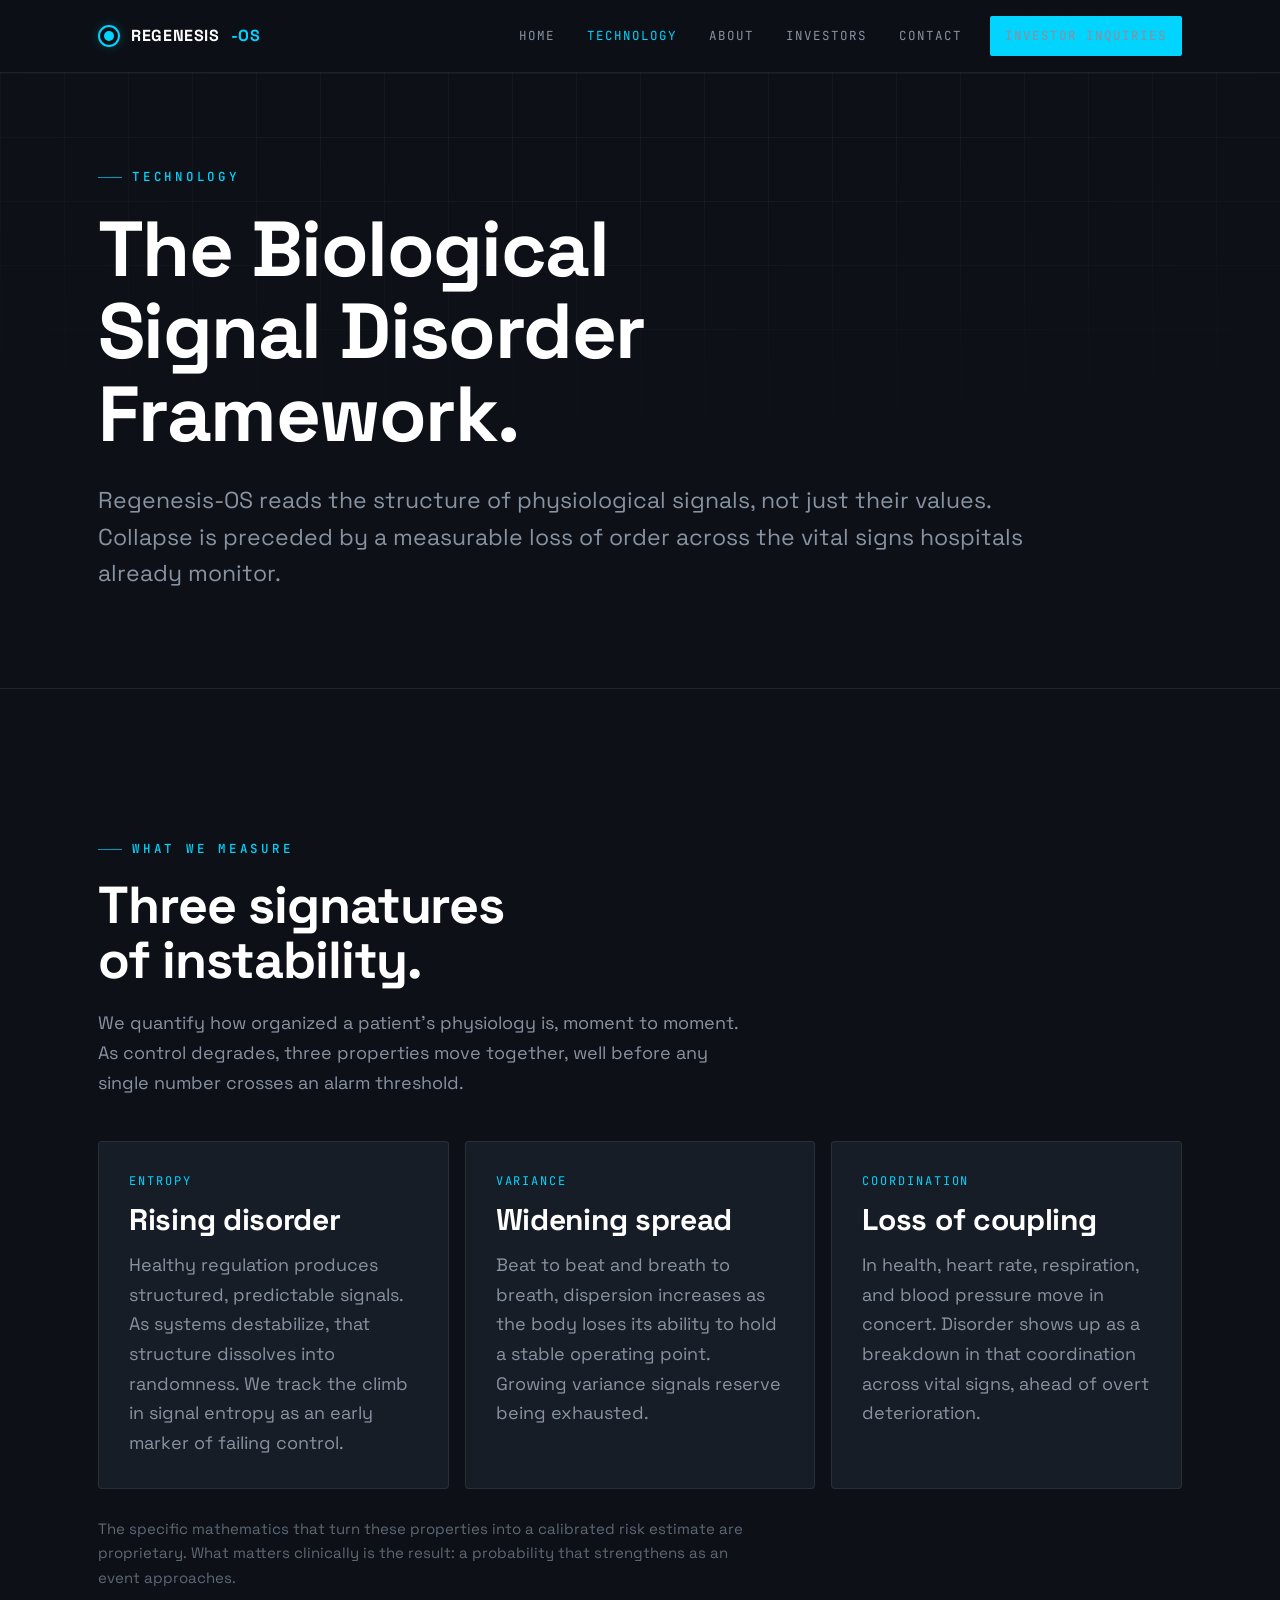
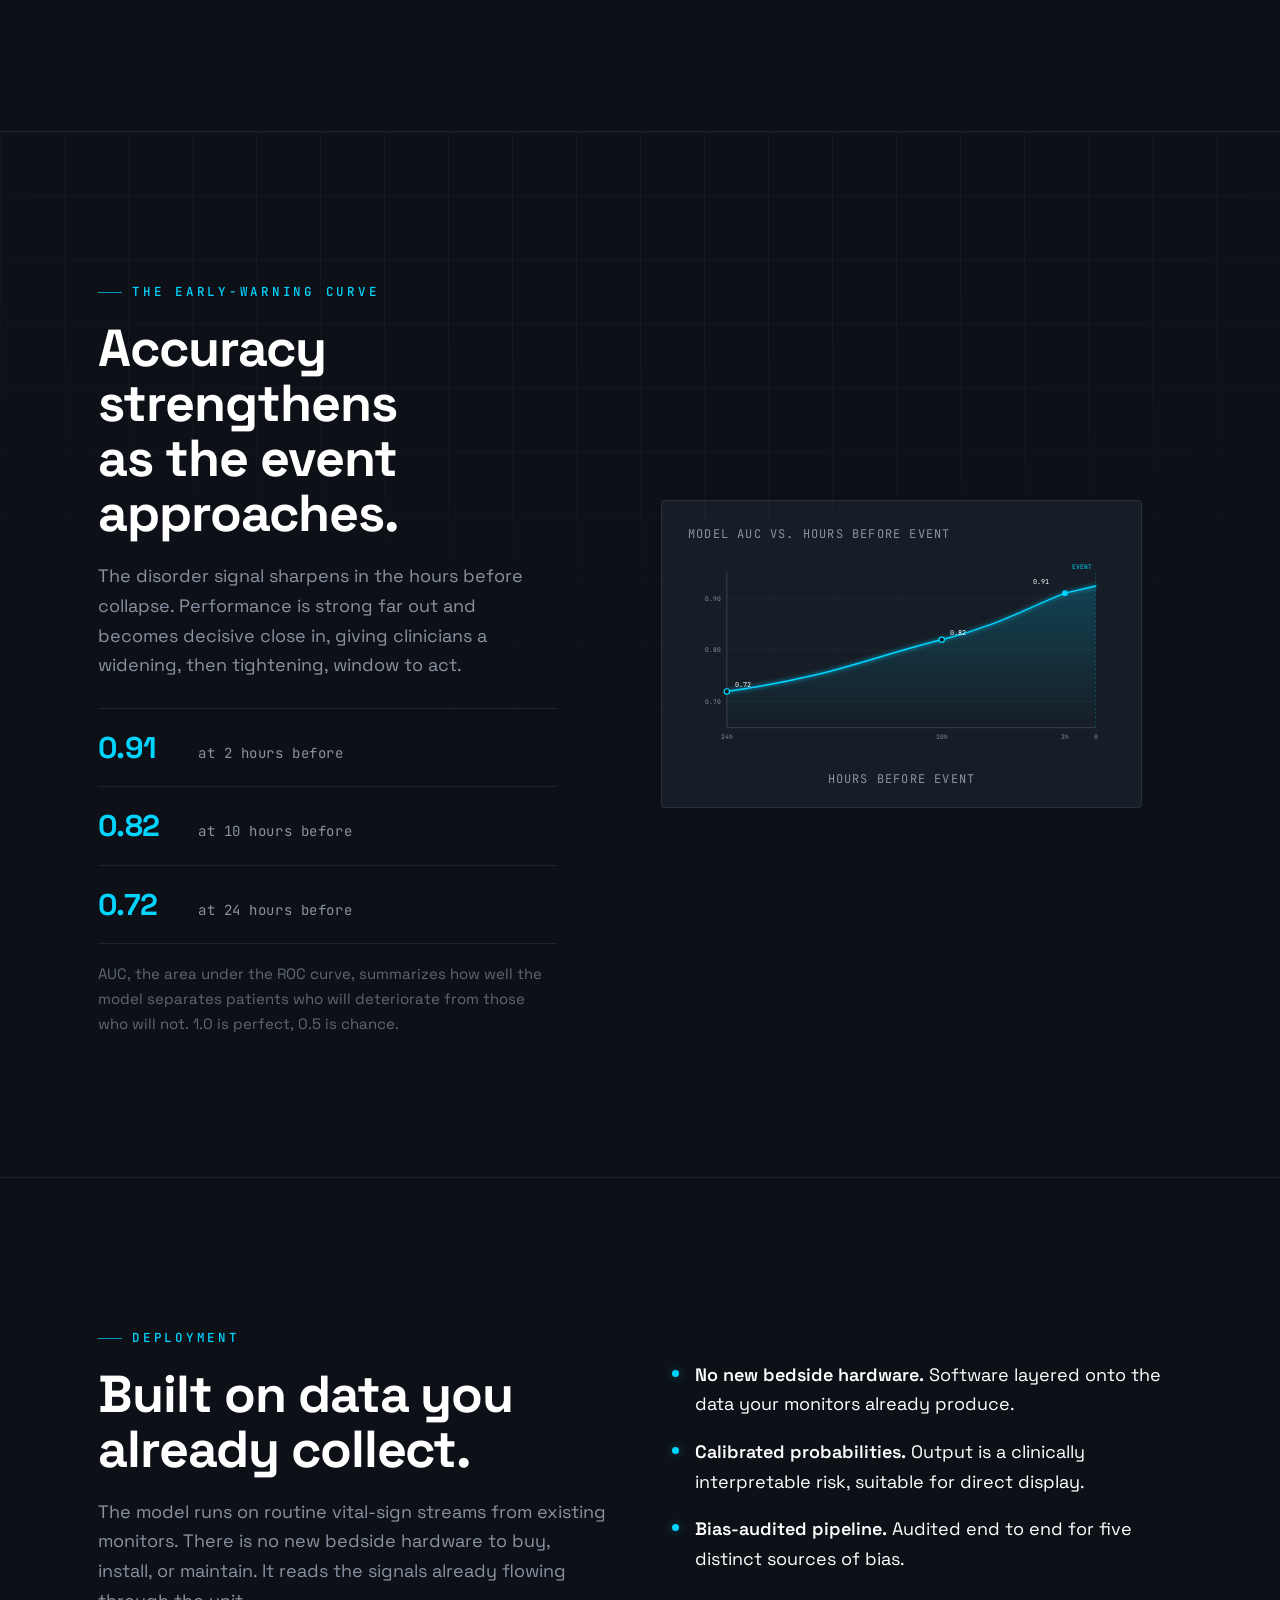
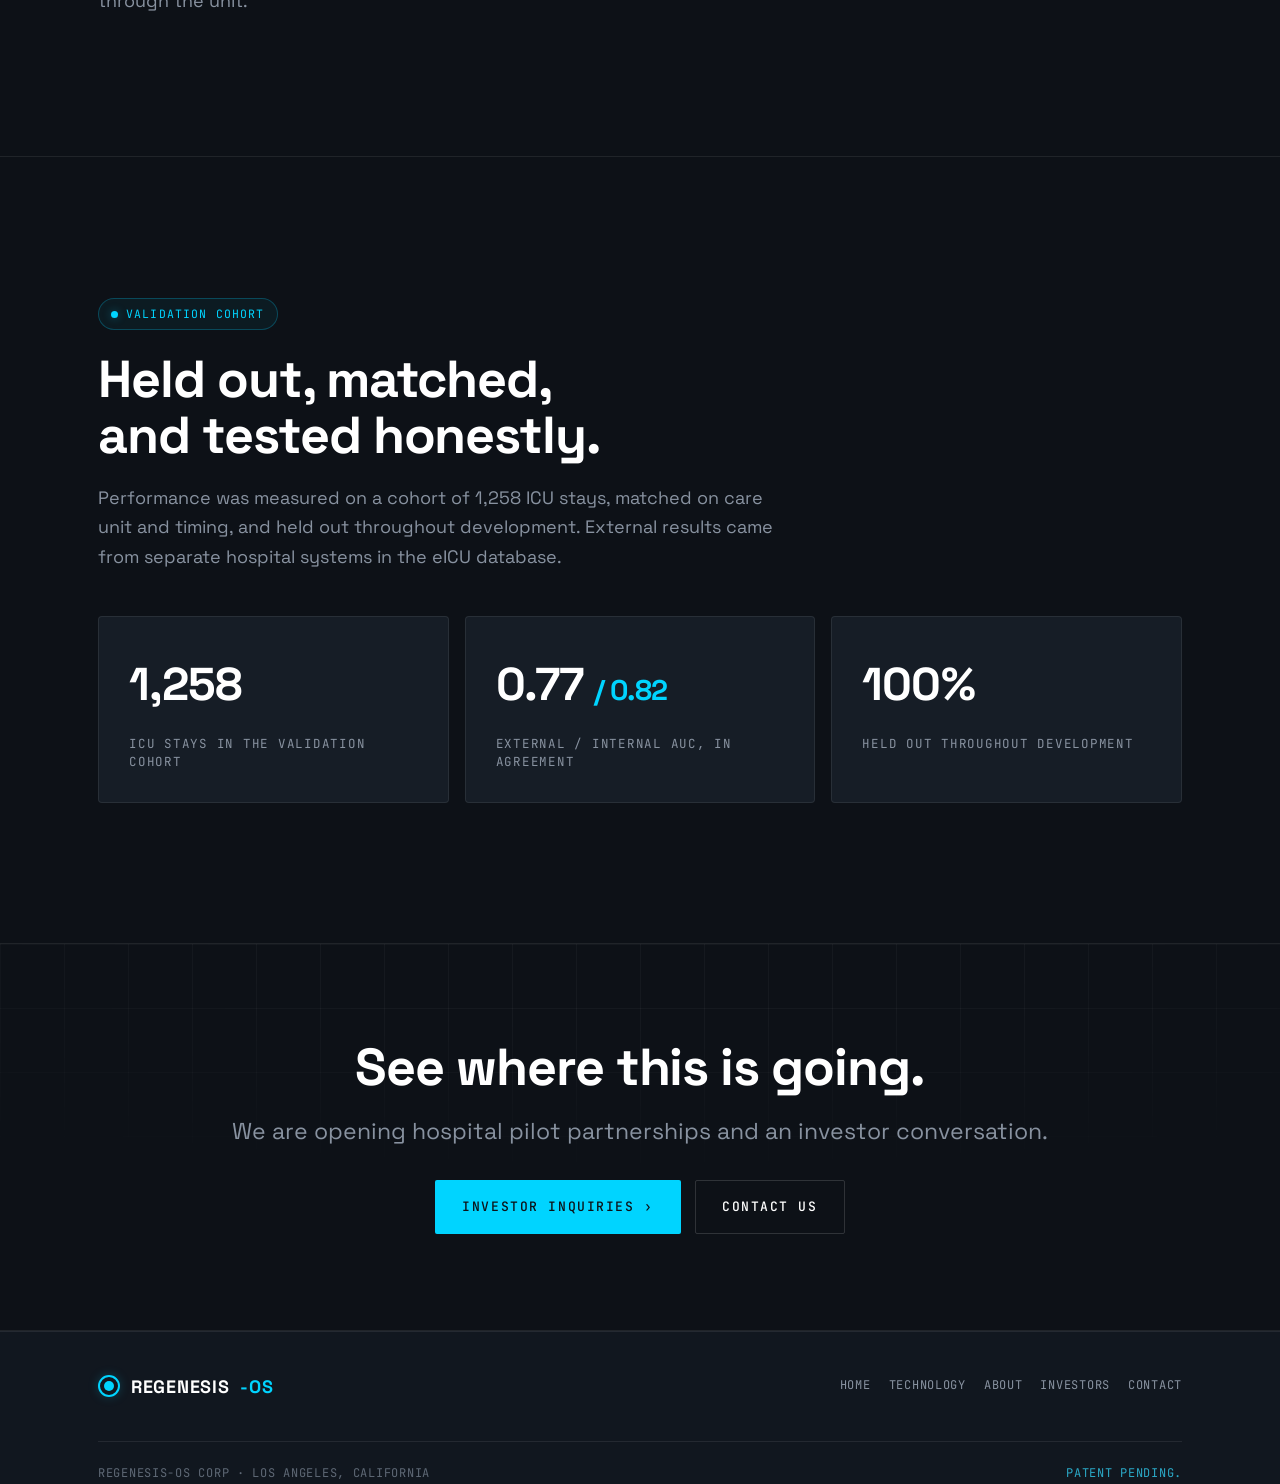
<file: technology.html>
<!DOCTYPE html>
<html lang="en">
<head>
<meta charset="UTF-8" />
<meta name="viewport" content="width=device-width, initial-scale=1.0" />
<title>Regenesis-OS · Technology</title>
<meta name="description" content="The biological signal disorder framework: entropy, variance, and loss of signal coordination across vital signs." />
<link rel="preconnect" href="https://fonts.googleapis.com" />
<link rel="preconnect" href="https://fonts.gstatic.com" crossorigin />
<link href="https://fonts.googleapis.com/css2?family=Space+Grotesk:wght@400;500;600;700&family=JetBrains+Mono:wght@400;500&display=swap" rel="stylesheet" />
<style id="__shared-css">
/* ===========================================================
   Regenesis-OS Corp  ·  Shared design system
   Dark / technical / premium  ·  SpaceX-meets-medical-AI
   =========================================================== */

:root {
  --bg:            #0D1117;
  --bg-2:          #11171F;   /* elevated surface */
  --bg-3:          #161D26;   /* cards */
  --cyan:          #00D4FF;
  --cyan-dim:      #2BA9C7;
  --blue:          #0066CC;
  --white:         #FFFFFF;
  --grey:          #8892A0;
  --grey-2:        #5E6875;   /* fainter */
  --border:        rgba(255,255,255,0.08);
  --border-2:      rgba(255,255,255,0.14);
  --glow:          rgba(0,212,255,0.35);

  --maxw:          1180px;
  --gutter:        clamp(20px, 5vw, 48px);

  --font-head:     'Space Grotesk', system-ui, sans-serif;
  --font-body:     'Space Grotesk', system-ui, sans-serif;
  --font-mono:     'JetBrains Mono', ui-monospace, monospace;
}

* { box-sizing: border-box; }

html { scroll-behavior: smooth; }

body {
  margin: 0;
  background: var(--bg);
  color: var(--white);
  font-family: var(--font-body);
  font-size: 18px;
  line-height: 1.65;
  -webkit-font-smoothing: antialiased;
  text-rendering: optimizeLegibility;
  overflow-x: hidden;
}

a { color: inherit; text-decoration: none; }

img { display: block; max-width: 100%; }

::selection { background: var(--cyan); color: var(--bg); }

/* ----------------------------------------------------------- layout */
.container {
  width: 100%;
  max-width: var(--maxw);
  margin-inline: auto;
  padding-inline: var(--gutter);
}

.section { padding-block: clamp(72px, 11vw, 140px); }
.section--tight { padding-block: clamp(56px, 8vw, 96px); }

.divider { height: 1px; background: var(--border); border: 0; margin: 0; }

/* ----------------------------------------------------------- type */
h1, h2, h3, h4 {
  font-family: var(--font-head);
  font-weight: 800;
  line-height: 1.06;
  letter-spacing: -0.02em;
  margin: 0;
  text-wrap: balance;
}

.h-hero  { font-size: clamp(40px, 6.4vw, 78px); }
.h-sect  { font-size: clamp(30px, 4.4vw, 52px); font-weight: 700; }
.h-sub   { font-size: clamp(22px, 2.6vw, 30px); font-weight: 700; letter-spacing: -0.01em; }

p { margin: 0; }
.lead {
  font-size: clamp(18px, 2.1vw, 23px);
  color: var(--grey);
  line-height: 1.6;
  max-width: 62ch;
  text-wrap: pretty;
}
.body { color: var(--grey); max-width: 64ch; text-wrap: pretty; }
.body strong, .lead strong { color: var(--white); font-weight: 600; }
.cyan { color: var(--cyan); }

/* eyebrow / kicker label */
.eyebrow {
  display: inline-flex;
  align-items: center;
  gap: 10px;
  font-family: var(--font-mono);
  font-size: 12.5px;
  font-weight: 500;
  letter-spacing: 0.22em;
  text-transform: uppercase;
  color: var(--cyan);
  margin: 0;
}
.eyebrow::before {
  content: "";
  width: 24px;
  height: 1px;
  background: var(--cyan);
  opacity: 0.7;
}
.eyebrow--center::before { display: none; }

/* ----------------------------------------------------------- buttons */
.btn {
  display: inline-flex;
  align-items: center;
  gap: 10px;
  font-family: var(--font-mono);
  font-size: 13px;
  font-weight: 500;
  letter-spacing: 0.12em;
  text-transform: uppercase;
  padding: 15px 26px;
  border-radius: 2px;
  border: 1px solid transparent;
  cursor: pointer;
  transition: transform .18s ease, background .18s ease, border-color .18s ease, box-shadow .18s ease, color .18s ease;
  white-space: nowrap;
}
.btn .arr { transition: transform .18s ease; }
.btn:hover .arr { transform: translateX(4px); }

.btn--primary {
  background: var(--cyan);
  color: var(--bg);
  box-shadow: 0 0 0 0 var(--glow);
}
.btn--primary:hover {
  box-shadow: 0 8px 30px -8px var(--glow);
  transform: translateY(-1px);
}
.btn--ghost {
  background: transparent;
  color: var(--white);
  border-color: var(--border-2);
}
.btn--ghost:hover { border-color: var(--cyan); color: var(--cyan); }

.btn-row { display: flex; flex-wrap: wrap; gap: 14px; }

/* ----------------------------------------------------------- nav */
.nav {
  position: sticky;
  top: 0;
  z-index: 50;
  background: rgba(13,17,23,0.72);
  backdrop-filter: blur(14px);
  -webkit-backdrop-filter: blur(14px);
  border-bottom: 1px solid var(--border);
}
.nav__inner {
  display: flex;
  align-items: center;
  justify-content: space-between;
  height: 72px;
}
.brand {
  display: flex;
  align-items: center;
  gap: 11px;
  font-family: var(--font-head);
  font-weight: 800;
  font-size: 16px;
  letter-spacing: 0.04em;
  white-space: nowrap;
}
.brand__mark {
  width: 22px; height: 22px;
  border-radius: 50%;
  border: 2px solid var(--cyan);
  position: relative;
  box-shadow: 0 0 12px -2px var(--glow);
  flex: none;
}
.brand__mark::after {
  content: "";
  position: absolute; inset: 4px;
  border-radius: 50%;
  background: var(--cyan);
}
.brand b { color: var(--cyan); font-weight: 800; }

.nav__links { display: flex; align-items: center; gap: 4px; }
.nav__links a {
  font-family: var(--font-mono);
  font-size: 12.5px;
  letter-spacing: 0.08em;
  text-transform: uppercase;
  color: var(--grey);
  padding: 9px 14px;
  border-radius: 2px;
  transition: color .15s ease, background .15s ease;
}
.nav__links a:hover { color: var(--white); }
.nav__links a.is-active { color: var(--cyan); }
.nav__cta { margin-left: 10px; }

.nav__toggle { display: none; }

@media (max-width: 860px) {
  .nav__links { display: none; }
  .nav__inner { height: 64px; }
}

/* ----------------------------------------------------------- footer */
.footer {
  border-top: 1px solid var(--border);
  background: var(--bg-2);
}
.footer__inner {
  display: flex;
  flex-wrap: wrap;
  gap: 24px 40px;
  align-items: center;
  justify-content: space-between;
  padding-block: 40px;
}
.footer__brand { display: flex; align-items: center; gap: 11px; font-family: var(--font-head); font-weight: 800; letter-spacing: 0.04em; white-space: nowrap; }
.footer__links { display: flex; flex-wrap: wrap; gap: 6px 18px; }
.footer__links a {
  font-family: var(--font-mono);
  font-size: 12px;
  letter-spacing: 0.06em;
  text-transform: uppercase;
  color: var(--grey);
  transition: color .15s ease;
}
.footer__links a:hover { color: var(--cyan); }
.footer__meta {
  width: 100%;
  display: flex;
  flex-wrap: wrap;
  gap: 8px 18px;
  justify-content: space-between;
  padding-top: 22px;
  border-top: 1px solid var(--border);
  font-family: var(--font-mono);
  font-size: 12px;
  letter-spacing: 0.06em;
  color: var(--grey-2);
  text-transform: uppercase;
}
.footer__patent { color: var(--cyan-dim); }

/* ----------------------------------------------------------- grid bg helper */
.gridbg { position: relative; }
.gridbg::before {
  content: "";
  position: absolute; inset: 0;
  background-image:
    linear-gradient(to right, rgba(255,255,255,0.035) 1px, transparent 1px),
    linear-gradient(to bottom, rgba(255,255,255,0.035) 1px, transparent 1px);
  background-size: 64px 64px;
  -webkit-mask-image: radial-gradient(120% 80% at 50% 0%, #000 25%, transparent 80%);
          mask-image: radial-gradient(120% 80% at 50% 0%, #000 25%, transparent 80%);
  pointer-events: none;
}

/* ----------------------------------------------------------- cards */
.card {
  background: var(--bg-3);
  border: 1px solid var(--border);
  border-radius: 4px;
  padding: 30px;
  transition: border-color .2s ease, transform .2s ease;
}
.card:hover { border-color: var(--border-2); }

/* ----------------------------------------------------------- stat */
.statbar {
  display: grid;
  grid-template-columns: repeat(4, 1fr);
  border: 1px solid var(--border);
  border-radius: 4px;
  background: var(--bg-2);
  overflow: hidden;
}
.stat {
  padding: 30px clamp(18px,2.4vw,34px);
  border-left: 1px solid var(--border);
}
.stat:first-child { border-left: 0; }
.stat__num {
  font-family: var(--font-head);
  font-weight: 800;
  font-size: clamp(34px, 4.6vw, 54px);
  line-height: 1;
  letter-spacing: -0.02em;
}
.stat__num span { color: var(--cyan); }
.stat__label {
  margin-top: 12px;
  font-family: var(--font-mono);
  font-size: 12px;
  letter-spacing: 0.12em;
  text-transform: uppercase;
  color: var(--grey);
}
@media (max-width: 820px) {
  .statbar { grid-template-columns: repeat(2, 1fr); }
  .stat:nth-child(3) { border-left: 0; }
  .stat:nth-child(3), .stat:nth-child(4) { border-top: 1px solid var(--border); }
}
@media (max-width: 460px) {
  .statbar { grid-template-columns: 1fr; }
  .stat { border-left: 0; border-top: 1px solid var(--border); }
  .stat:first-child { border-top: 0; }
}

/* ----------------------------------------------------------- misc utilities */
.tag {
  display: inline-flex;
  align-items: center;
  gap: 8px;
  font-family: var(--font-mono);
  font-size: 11.5px;
  letter-spacing: 0.1em;
  text-transform: uppercase;
  color: var(--cyan);
  padding: 6px 12px;
  border: 1px solid rgba(0,212,255,0.25);
  border-radius: 100px;
  background: rgba(0,212,255,0.05);
}
.dot { width: 7px; height: 7px; border-radius: 50%; background: var(--cyan); box-shadow: 0 0 8px 0 var(--glow); flex: none; }

.fade-up { opacity: 0; transform: translateY(18px); transition: opacity .7s ease, transform .7s ease; }
.fade-up.in { opacity: 1; transform: none; }
@media (prefers-reduced-motion: reduce) {
  .fade-up { opacity: 1; transform: none; transition: none; }
  html { scroll-behavior: auto; }
}

</style>
</head>
<body>

<!-- ===================== NAV ===================== -->
<header class="nav">
  <div class="container nav__inner">
    <a class="brand" href="index.html" aria-label="Regenesis-OS home">
      <span class="brand__mark"></span>
      REGENESIS<b>-OS</b>
    </a>
    <nav class="nav__links" aria-label="Primary">
      <a href="index.html">Home</a>
      <a href="technology.html" class="is-active">Technology</a>
      <a href="about.html">About</a>
      <a href="investors.html">Investors</a>
      <a href="contact.html">Contact</a>
      <a class="btn btn--primary nav__cta" href="investors.html">Investor Inquiries</a>
    </nav>
  </div>
</header>

<!-- ===================== HEADER ===================== -->
<section class="section--tight pagehead gridbg" data-screen-label="Technology / Header">
  <div class="container">
    <p class="eyebrow fade-up">Technology</p>
    <h1 class="h-hero fade-up" style="max-width:14ch;margin-top:20px;">The Biological Signal Disorder Framework.</h1>
    <p class="lead fade-up" style="margin-top:26px;">Regenesis-OS reads the structure of physiological signals, not just their values. Collapse is preceded by a measurable loss of order across the vital signs hospitals already monitor.</p>
  </div>
</section>

<hr class="divider" />

<!-- ===================== PILLARS ===================== -->
<section class="section" data-screen-label="Technology / Pillars">
  <div class="container">
    <div class="fade-up" style="max-width:640px;">
      <p class="eyebrow">What We Measure</p>
      <h2 class="h-sect" style="margin-top:18px;">Three signatures of instability.</h2>
      <p class="body" style="margin-top:20px;">We quantify how organized a patient's physiology is, moment to moment. As control degrades, three properties move together, well before any single number crosses an alarm threshold.</p>
    </div>
    <div class="pillars">
      <div class="card pillar fade-up">
        <span class="pillar__k">Entropy</span>
        <h3 class="h-sub">Rising disorder</h3>
        <p class="body">Healthy regulation produces structured, predictable signals. As systems destabilize, that structure dissolves into randomness. We track the climb in signal entropy as an early marker of failing control.</p>
      </div>
      <div class="card pillar fade-up">
        <span class="pillar__k">Variance</span>
        <h3 class="h-sub">Widening spread</h3>
        <p class="body">Beat to beat and breath to breath, dispersion increases as the body loses its ability to hold a stable operating point. Growing variance signals reserve being exhausted.</p>
      </div>
      <div class="card pillar fade-up">
        <span class="pillar__k">Coordination</span>
        <h3 class="h-sub">Loss of coupling</h3>
        <p class="body">In health, heart rate, respiration, and blood pressure move in concert. Disorder shows up as a breakdown in that coordination across vital signs, ahead of overt deterioration.</p>
      </div>
    </div>
    <p class="body fade-up" style="margin-top:28px;max-width:70ch;color:var(--grey-2);font-size:15px;">The specific mathematics that turn these properties into a calibrated risk estimate are proprietary. What matters clinically is the result: a probability that strengthens as an event approaches.</p>
  </div>
</section>

<hr class="divider" />

<!-- ===================== CURVE ===================== -->
<section class="section gridbg" data-screen-label="Technology / Early-warning curve">
  <div class="container curve">
    <div class="curve__copy fade-up">
      <p class="eyebrow">The Early-Warning Curve</p>
      <h2 class="h-sect" style="margin-top:18px;">Accuracy strengthens as the event approaches.</h2>
      <p class="body" style="margin-top:20px;">The disorder signal sharpens in the hours before collapse. Performance is strong far out and becomes decisive close in, giving clinicians a widening, then tightening, window to act.</p>
      <ul class="curve__points">
        <li><span class="curve__auc">0.91</span><span class="curve__when">at 2 hours before</span></li>
        <li><span class="curve__auc">0.82</span><span class="curve__when">at 10 hours before</span></li>
        <li><span class="curve__auc">0.72</span><span class="curve__when">at 24 hours before</span></li>
      </ul>
      <p class="body" style="margin-top:18px;color:var(--grey-2);font-size:15px;">AUC, the area under the ROC curve, summarizes how well the model separates patients who will deteriorate from those who will not. 1.0 is perfect, 0.5 is chance.</p>
    </div>

    <figure class="card curve__chart fade-up" aria-label="Model AUC versus hours before event">
      <figcaption class="curve__cap">Model AUC vs. hours before event</figcaption>
      <svg viewBox="0 0 880 420" width="100%" role="img" aria-hidden="true">
        <!-- y gridlines -->
        <g stroke="rgba(255,255,255,0.08)" stroke-width="1">
          <line x1="80" y1="93.3" x2="840" y2="93.3" />
          <line x1="80" y1="200"  x2="840" y2="200" />
          <line x1="80" y1="306.7" x2="840" y2="306.7" />
        </g>
        <!-- axes -->
        <line x1="80" y1="40" x2="80" y2="360" stroke="rgba(255,255,255,0.22)" stroke-width="1.5" />
        <line x1="80" y1="360" x2="840" y2="360" stroke="rgba(255,255,255,0.22)" stroke-width="1.5" />
        <!-- event marker -->
        <line x1="840" y1="40" x2="840" y2="360" stroke="rgba(0,212,255,0.35)" stroke-width="1.5" stroke-dasharray="4 5" />
        <text x="833" y="34" text-anchor="end" fill="#00D4FF" font-family="'JetBrains Mono',monospace" font-size="13">EVENT</text>

        <!-- y labels -->
        <g fill="#8892A0" font-family="'JetBrains Mono',monospace" font-size="13" text-anchor="end">
          <text x="68" y="98">0.90</text>
          <text x="68" y="204">0.80</text>
          <text x="68" y="311">0.70</text>
        </g>
        <!-- x labels -->
        <g fill="#8892A0" font-family="'JetBrains Mono',monospace" font-size="13" text-anchor="middle">
          <text x="80"  y="384">24h</text>
          <text x="523" y="384">10h</text>
          <text x="777" y="384">2h</text>
          <text x="840" y="384">0</text>
        </g>

        <!-- area fill -->
        <path d="M80,285.3 C300,255 390,210 523,178.7 C640,150 705,110 777,82.7 L840,68 L840,360 L80,360 Z"
              fill="url(#area)" />
        <!-- curve -->
        <path d="M80,285.3 C300,255 390,210 523,178.7 C640,150 705,110 777,82.7 L840,68"
              fill="none" stroke="#00D4FF" stroke-width="3" stroke-linecap="round"
              filter="url(#glow)" />

        <!-- data points -->
        <g>
          <circle cx="80"  cy="285.3" r="5.5" fill="#0D1117" stroke="#00D4FF" stroke-width="2.5" />
          <circle cx="523" cy="178.7" r="5.5" fill="#0D1117" stroke="#00D4FF" stroke-width="2.5" />
          <circle cx="777" cy="82.7"  r="6"   fill="#00D4FF" />
        </g>
        <!-- point labels -->
        <g font-family="'JetBrains Mono',monospace" font-size="14" fill="#FFFFFF">
          <text x="96"  y="276">0.72</text>
          <text x="539" y="170">0.82</text>
          <text x="745" y="64" text-anchor="end">0.91</text>
        </g>

        <defs>
          <linearGradient id="area" x1="0" y1="40" x2="0" y2="360" gradientUnits="userSpaceOnUse">
            <stop offset="0" stop-color="#00D4FF" stop-opacity="0.22" />
            <stop offset="1" stop-color="#00D4FF" stop-opacity="0" />
          </linearGradient>
          <filter id="glow" x="-20%" y="-40%" width="140%" height="180%">
            <feGaussianBlur stdDeviation="4" result="b" />
            <feMerge><feMergeNode in="b" /><feMergeNode in="SourceGraphic" /></feMerge>
          </filter>
        </defs>
      </svg>
      <p class="curve__axis">Hours before event</p>
    </figure>
  </div>
</section>

<hr class="divider" />

<!-- ===================== DEPLOYMENT ===================== -->
<section class="section" data-screen-label="Technology / Deployment">
  <div class="container deploy">
    <div class="deploy__copy fade-up">
      <p class="eyebrow">Deployment</p>
      <h2 class="h-sect" style="margin-top:18px;">Built on data you already collect.</h2>
      <p class="body" style="margin-top:20px;">The model runs on routine vital-sign streams from existing monitors. There is no new bedside hardware to buy, install, or maintain. It reads the signals already flowing through the unit.</p>
    </div>
    <div class="deploy__list fade-up">
      <div class="deploy__row">
        <span class="dot"></span>
        <p class="body" style="color:var(--white);"><strong>No new bedside hardware.</strong> Software layered onto the data your monitors already produce.</p>
      </div>
      <div class="deploy__row">
        <span class="dot"></span>
        <p class="body" style="color:var(--white);"><strong>Calibrated probabilities.</strong> Output is a clinically interpretable risk, suitable for direct display.</p>
      </div>
      <div class="deploy__row">
        <span class="dot"></span>
        <p class="body" style="color:var(--white);"><strong>Bias-audited pipeline.</strong> Audited end to end for five distinct sources of bias.</p>
      </div>
    </div>
  </div>
</section>

<hr class="divider" />

<!-- ===================== VALIDATION COHORT ===================== -->
<section class="section validated" data-screen-label="Technology / Validation cohort">
  <div class="container">
    <div class="fade-up" style="max-width:680px;">
      <span class="tag"><span class="dot"></span> Validation Cohort</span>
      <h2 class="h-sect" style="margin-top:22px;">Held out, matched, and tested honestly.</h2>
      <p class="body" style="margin-top:20px;">Performance was measured on a cohort of 1,258 ICU stays, matched on care unit and timing, and held out throughout development. External results came from separate hospital systems in the eICU database.</p>
    </div>
    <div class="cohort">
      <div class="card cohort__cell fade-up">
        <div class="cohort__num">1,258</div>
        <div class="cohort__label">ICU stays in the validation cohort</div>
      </div>
      <div class="card cohort__cell fade-up">
        <div class="cohort__num">0.77 <span>/ 0.82</span></div>
        <div class="cohort__label">External / internal AUC, in agreement</div>
      </div>
      <div class="card cohort__cell fade-up">
        <div class="cohort__num">100%</div>
        <div class="cohort__label">Held out throughout development</div>
      </div>
    </div>
  </div>
</section>

<!-- ===================== CTA ===================== -->
<section class="section--tight cta-band gridbg" data-screen-label="Technology / CTA">
  <div class="container cta-band__inner">
    <h2 class="h-sect">See where this is going.</h2>
    <p class="lead" style="margin-top:18px;">We are opening hospital pilot partnerships and an investor conversation.</p>
    <div class="btn-row" style="margin-top:30px;justify-content:center;">
      <a class="btn btn--primary" href="investors.html">Investor Inquiries <span class="arr">&rsaquo;</span></a>
      <a class="btn btn--ghost" href="contact.html">Contact Us</a>
    </div>
  </div>
</section>

<!-- ===================== FOOTER ===================== -->
<footer class="footer">
  <div class="container">
    <div class="footer__inner">
      <a class="footer__brand" href="index.html"><span class="brand__mark"></span> REGENESIS<span class="cyan" style="font-weight:800;">-OS</span></a>
      <nav class="footer__links" aria-label="Footer">
        <a href="index.html">Home</a>
        <a href="technology.html">Technology</a>
        <a href="about.html">About</a>
        <a href="investors.html">Investors</a>
        <a href="contact.html">Contact</a>
      </nav>
    </div>
    <div class="footer__meta">
      <span>Regenesis-OS Corp · Los Angeles, California</span>
      <span class="footer__patent">Patent pending.</span>
    </div>
  </div>
</footer>

<style>
.pagehead { padding-top: clamp(48px,7vw,84px); }
.pillars { margin-top: 44px; display: grid; grid-template-columns: repeat(3,1fr); gap: 16px; }
.pillar { display: flex; flex-direction: column; gap: 10px; }
.pillar__k { font-family: var(--font-mono); font-size: 12px; letter-spacing: 0.16em; text-transform: uppercase; color: var(--cyan); }
.pillar .h-sub { margin: 2px 0 4px; }
@media (max-width: 860px){ .pillars { grid-template-columns: 1fr; } }

.curve { display: grid; grid-template-columns: 0.9fr 1.1fr; gap: clamp(32px,5vw,64px); align-items: center; }
.curve__points { list-style: none; margin: 28px 0 0; padding: 0; display: flex; flex-direction: column; gap: 0; border-top: 1px solid var(--border); }
.curve__points li { display: flex; align-items: baseline; gap: 16px; padding: 14px 0; border-bottom: 1px solid var(--border); }
.curve__auc { font-family: var(--font-head); font-weight: 800; font-size: 30px; color: var(--cyan); min-width: 84px; letter-spacing: -0.02em; }
.curve__when { font-family: var(--font-mono); font-size: 14px; color: var(--grey); letter-spacing: 0.04em; }
.curve__chart { padding: 24px 26px 18px; }
.curve__cap { font-family: var(--font-mono); font-size: 12px; letter-spacing: 0.1em; text-transform: uppercase; color: var(--grey); margin: 0 0 8px; }
.curve__axis { text-align: center; font-family: var(--font-mono); font-size: 12px; letter-spacing: 0.1em; text-transform: uppercase; color: var(--grey); margin: 4px 0 0; }
@media (max-width: 900px){ .curve { grid-template-columns: 1fr; } }

.deploy { display: grid; grid-template-columns: 1fr 1fr; gap: clamp(28px,5vw,64px); align-items: center; }
.deploy__list { display: flex; flex-direction: column; gap: 18px; }
.deploy__row { display: flex; gap: 16px; align-items: flex-start; }
.deploy__row .dot { margin-top: 10px; }
@media (max-width: 820px){ .deploy { grid-template-columns: 1fr; } }

.cohort { margin-top: 44px; display: grid; grid-template-columns: repeat(3,1fr); gap: 16px; }
.cohort__cell { display: flex; flex-direction: column; gap: 12px; }
.cohort__num { font-family: var(--font-head); font-weight: 800; font-size: clamp(34px,4vw,46px); letter-spacing: -0.02em; }
.cohort__num span { color: var(--cyan); font-size: 0.62em; }
.cohort__label { font-family: var(--font-mono); font-size: 12.5px; letter-spacing: 0.06em; color: var(--grey); text-transform: uppercase; line-height: 1.5; }
@media (max-width: 760px){ .cohort { grid-template-columns: 1fr; } }

.cta-band { border-top: 1px solid var(--border); border-bottom: 1px solid var(--border); }
.cta-band__inner { text-align: center; display: flex; flex-direction: column; align-items: center; }
</style>

<script id="__shared-js">
/* Scroll reveal (shared) */
(function () {
  function reveal() {
    var els = document.querySelectorAll('.fade-up');
    if (!('IntersectionObserver' in window)) {
      els.forEach(function (e) { e.classList.add('in'); });
      return;
    }
    var io = new IntersectionObserver(function (entries) {
      entries.forEach(function (en) {
        if (en.isIntersecting) { en.target.classList.add('in'); io.unobserve(en.target); }
      });
    }, { threshold: 0.12, rootMargin: '0px 0px -8% 0px' });
    els.forEach(function (e) { io.observe(e); });
  }
  if (document.readyState !== 'loading') reveal();
  else document.addEventListener('DOMContentLoaded', reveal);
})();

</script>
</body>
</html>
</file>
